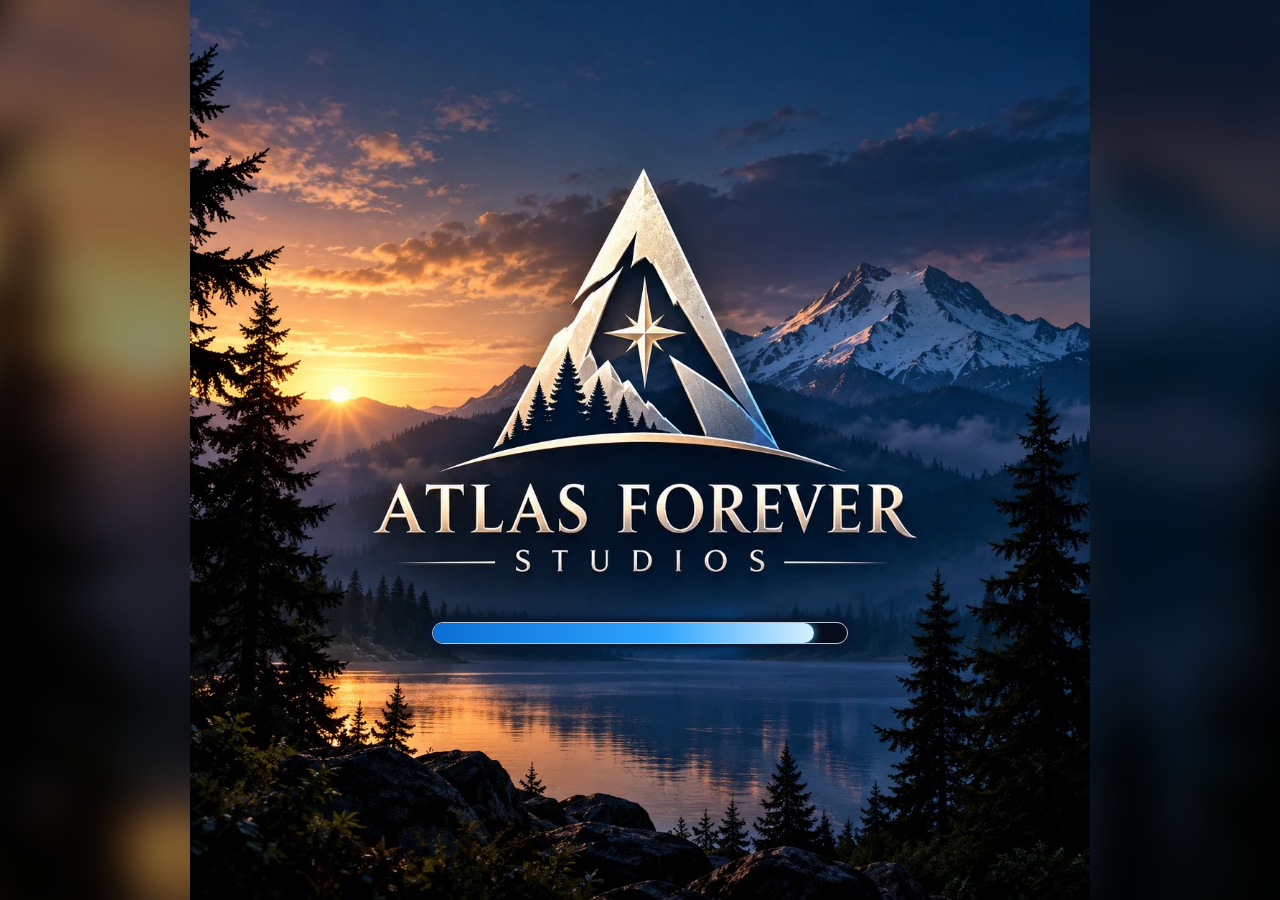
<file: index.html>
<!doctype html>
<html lang="en">
<head>
  <meta charset="utf-8">
  <meta name="viewport" content="width=device-width, initial-scale=1, viewport-fit=cover, user-scalable=no">
  <meta name="theme-color" content="#0b1020">
  <title>World Boss</title>
  <link rel="stylesheet" href="css/theme.css">
  <link rel="stylesheet" href="css/app.css">
</head>
<body>
  <div id="studio-splash" aria-label="Atlas Forever Studios"><img class="bg" src="art/atlas-startup.webp" alt=""><div class="fgbox"><img class="fg" src="art/atlas-startup.webp" alt="Atlas Forever Studios"><div class="sbar"><i></i></div></div></div>
  <div id="app">
    <header id="top"></header>
    <main id="screen"></main>
    <nav id="nav"></nav>
  </div>
  <div id="sheet-root"></div>
  <div id="toast" role="status" aria-live="polite"></div>
  <script type="module" src="js/main.js"></script>
</body>
</html>
</file>
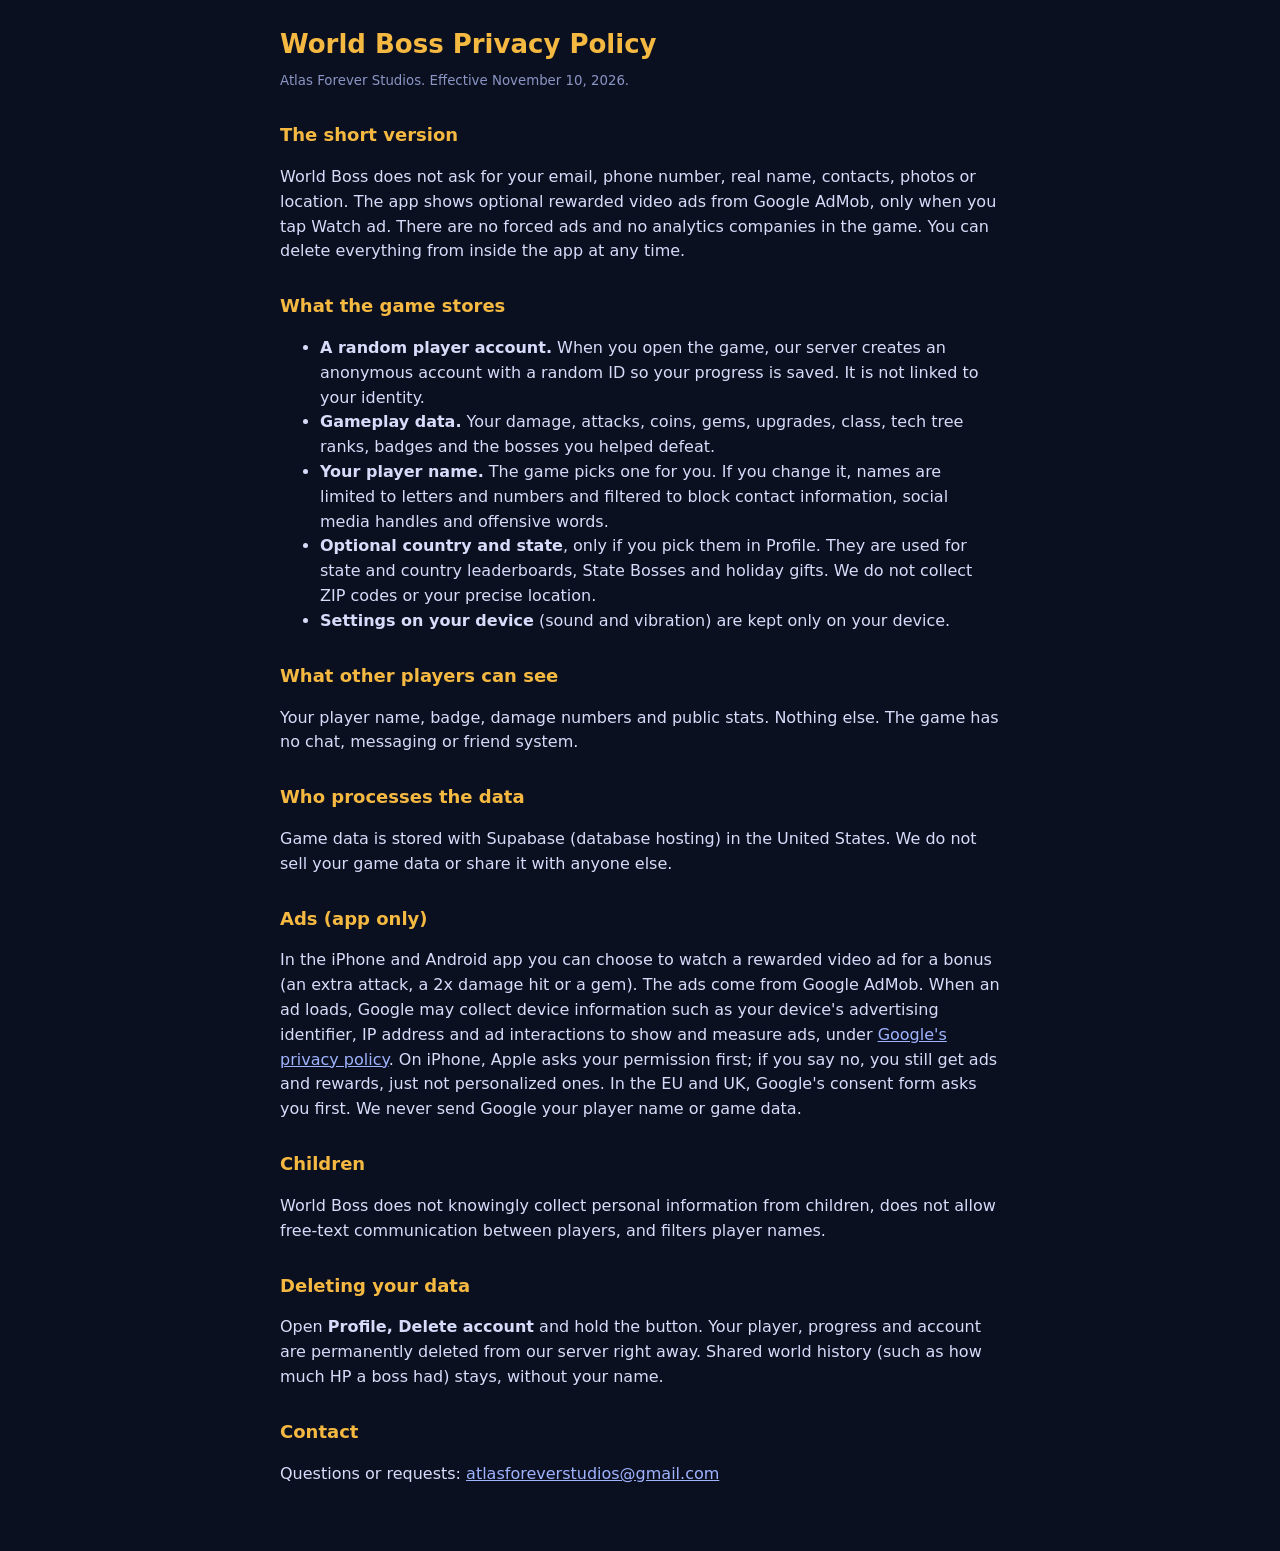
<file: privacy.html>
<!doctype html>
<html lang="en"><head><meta charset="utf-8"><meta name="viewport" content="width=device-width, initial-scale=1">
<title>World Boss Privacy Policy</title>
<style>
:root{--bg:#0b1020;--fg:#e8ecff;--mut:#8a95c4;--gold:#f5b942}
body{margin:0;background:var(--bg);color:var(--fg);font:16px/1.55 system-ui,-apple-system,"Segoe UI",Roboto,sans-serif}
main{max-width:720px;margin:0 auto;padding:24px 16px 48px}
h1{color:var(--gold);font-size:26px;margin:0 0 4px} h2{color:var(--gold);font-size:18px;margin:28px 0 6px}
p,li{color:#d6dcfa} small{color:var(--mut)} a{color:#9fb3ff}
</style></head><body><main>
<h1>World Boss Privacy Policy</h1>
<small>Atlas Forever Studios. Effective November 10, 2026.</small>

<h2>The short version</h2>
<p>World Boss does not ask for your email, phone number, real name, contacts, photos or location. The app shows optional rewarded video ads from Google AdMob, only when you tap Watch ad. There are no forced ads and no analytics companies in the game. You can delete everything from inside the app at any time.</p>

<h2>What the game stores</h2>
<ul>
<li><b>A random player account.</b> When you open the game, our server creates an anonymous account with a random ID so your progress is saved. It is not linked to your identity.</li>
<li><b>Gameplay data.</b> Your damage, attacks, coins, gems, upgrades, class, tech tree ranks, badges and the bosses you helped defeat.</li>
<li><b>Your player name.</b> The game picks one for you. If you change it, names are limited to letters and numbers and filtered to block contact information, social media handles and offensive words.</li>
<li><b>Optional country and state</b>, only if you pick them in Profile. They are used for state and country leaderboards, State Bosses and holiday gifts. We do not collect ZIP codes or your precise location.</li>
<li><b>Settings on your device</b> (sound and vibration) are kept only on your device.</li>
</ul>

<h2>What other players can see</h2>
<p>Your player name, badge, damage numbers and public stats. Nothing else. The game has no chat, messaging or friend system.</p>

<h2>Who processes the data</h2>
<p>Game data is stored with Supabase (database hosting) in the United States. We do not sell your game data or share it with anyone else.</p>

<h2>Ads (app only)</h2>
<p>In the iPhone and Android app you can choose to watch a rewarded video ad for a bonus (an extra attack, a 2x damage hit or a gem). The ads come from Google AdMob. When an ad loads, Google may collect device information such as your device's advertising identifier, IP address and ad interactions to show and measure ads, under <a href="https://policies.google.com/technologies/partner-sites">Google's privacy policy</a>. On iPhone, Apple asks your permission first; if you say no, you still get ads and rewards, just not personalized ones. In the EU and UK, Google's consent form asks you first. We never send Google your player name or game data.</p>

<h2>Children</h2>
<p>World Boss does not knowingly collect personal information from children, does not allow free-text communication between players, and filters player names.</p>

<h2>Deleting your data</h2>
<p>Open <b>Profile, Delete account</b> and hold the button. Your player, progress and account are permanently deleted from our server right away. Shared world history (such as how much HP a boss had) stays, without your name.</p>

<h2>Contact</h2>
<p>Questions or requests: <a href="mailto:atlasforeverstudios@gmail.com">atlasforeverstudios@gmail.com</a></p>
</main></body></html>
</file>
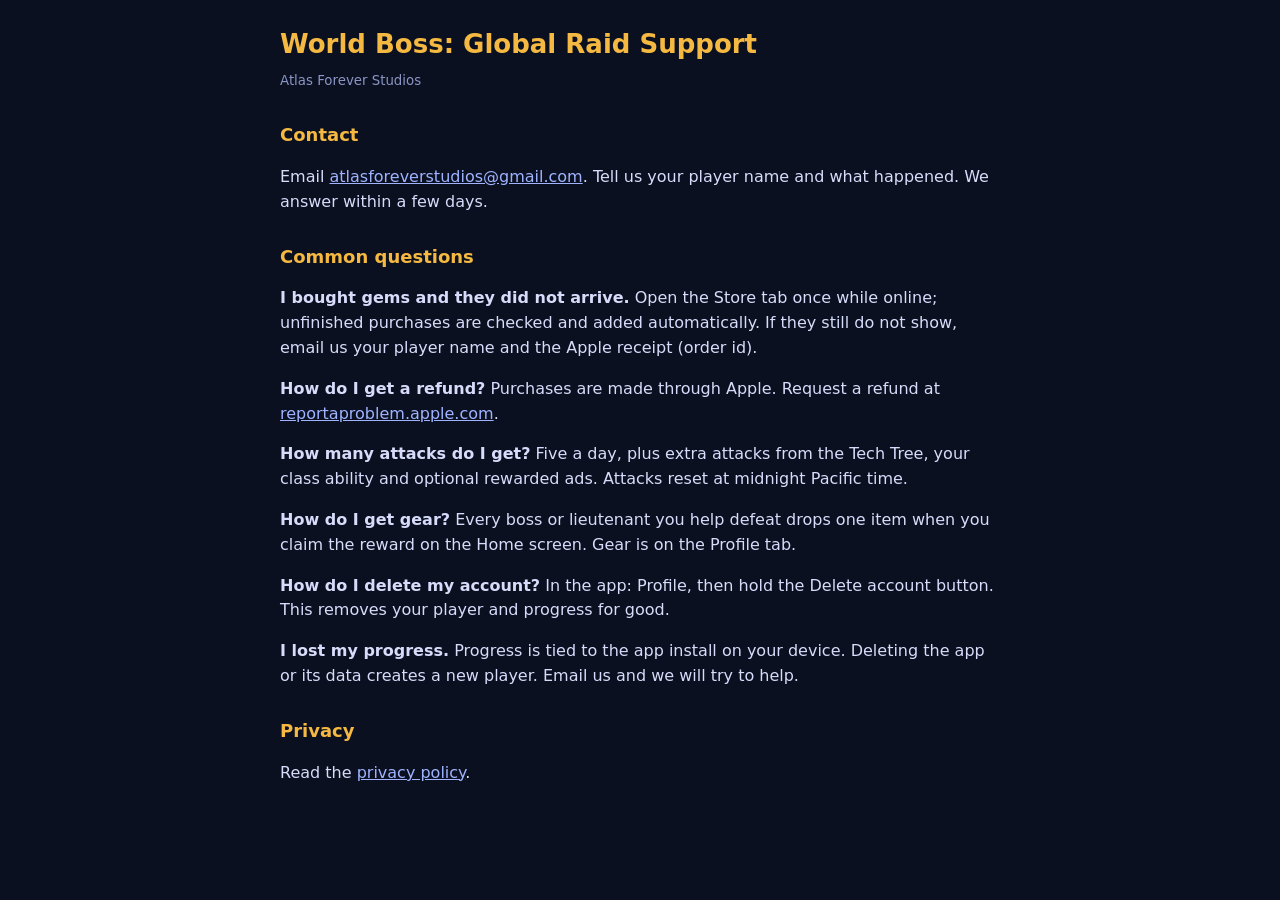
<file: support.html>
<!doctype html><html lang="en"><head><meta charset="utf-8"><meta name="viewport" content="width=device-width,initial-scale=1"><title>World Boss Support</title>
<style>
:root{--bg:#0b1020;--fg:#e8ecff;--mut:#8a95c4;--gold:#f5b942}
body{margin:0;background:var(--bg);color:var(--fg);font:16px/1.55 system-ui,-apple-system,"Segoe UI",Roboto,sans-serif}
main{max-width:720px;margin:0 auto;padding:24px 16px 48px}
h1{color:var(--gold);font-size:26px;margin:0 0 4px} h2{color:var(--gold);font-size:18px;margin:28px 0 6px}
p,li{color:#d6dcfa} small{color:var(--mut)} a{color:#9fb3ff}
</style></head><body><main>
<h1>World Boss: Global Raid Support</h1>
<small>Atlas Forever Studios</small>

<h2>Contact</h2>
<p>Email <a href="mailto:atlasforeverstudios@gmail.com">atlasforeverstudios@gmail.com</a>. Tell us your player name and what happened. We answer within a few days.</p>

<h2>Common questions</h2>
<p><b>I bought gems and they did not arrive.</b> Open the Store tab once while online; unfinished purchases are checked and added automatically. If they still do not show, email us your player name and the Apple receipt (order id).</p>
<p><b>How do I get a refund?</b> Purchases are made through Apple. Request a refund at <a href="https://reportaproblem.apple.com">reportaproblem.apple.com</a>.</p>
<p><b>How many attacks do I get?</b> Five a day, plus extra attacks from the Tech Tree, your class ability and optional rewarded ads. Attacks reset at midnight Pacific time.</p>
<p><b>How do I get gear?</b> Every boss or lieutenant you help defeat drops one item when you claim the reward on the Home screen. Gear is on the Profile tab.</p>
<p><b>How do I delete my account?</b> In the app: Profile, then hold the Delete account button. This removes your player and progress for good.</p>
<p><b>I lost my progress.</b> Progress is tied to the app install on your device. Deleting the app or its data creates a new player. Email us and we will try to help.</p>

<h2>Privacy</h2>
<p>Read the <a href="privacy.html">privacy policy</a>.</p>
</main></body></html>
</file>
<file: css/theme.css>
:root {
  --bg: #0b1020;
  --bg2: #0f1730;
  --panel: #121a33;
  --panel2: #18224a;
  --edge: #2a3763;
  --text: #e8ecff;
  --muted: #8a95c4;
  --gold: #f5b942;
  --ember: #ff6a3d;
  --hp: #d8322e;
  --hp2: #ff7a59;
  --ok: #3ddc84;
  --blue: #2f7bff;
  --gray: #5b6488;
  --radius: 14px;
  --safe-top: env(safe-area-inset-top, 0px);
  --safe-bottom: env(safe-area-inset-bottom, 0px);
  --font: system-ui, -apple-system, "Segoe UI", Roboto, sans-serif;
  --font-title: Georgia, "Times New Roman", serif;
}
* { box-sizing: border-box; -webkit-tap-highlight-color: transparent; }
html, body { margin: 0; height: 100%; background: var(--bg); color: var(--text); font-family: var(--font); overscroll-behavior: none; }
button { font: inherit; color: inherit; }
</file>
<file: css/app.css>
#app { height: 100dvh; display: grid; grid-template-rows: auto minmax(0, 1fr) auto; max-width: 560px; margin: 0 auto;
  padding-top: var(--safe-top); background: radial-gradient(120% 60% at 50% 0%, #1a2350 0%, var(--bg) 60%); }

/* header */
#top { display: flex; align-items: center; gap: 8px; padding: 8px 12px; }
#top .who { flex: 1; min-width: 0; }
#top .who b { display: block; font-size: 14px; white-space: nowrap; overflow: hidden; text-overflow: ellipsis; }
#top .who small { color: var(--muted); font-size: 11px; }
.pill { display: flex; align-items: center; gap: 6px; background: var(--panel); border: 1px solid var(--edge); border-radius: 999px; padding: 5px 12px; font-weight: 700; font-size: 14px; font-variant-numeric: tabular-nums; }
.pill i { width: 12px; height: 12px; border-radius: 50%; display: inline-block; }
.pill .coin { background: radial-gradient(circle at 35% 30%, #ffe08a, #d89a13); }
.pill .gem { background: linear-gradient(135deg, #c28bff, #6a3bd1); border-radius: 3px; transform: rotate(45deg) scale(.85); }

/* nav */
#nav { display: grid; grid-template-columns: repeat(5, 1fr); background: #0a0f22; border-top: 1px solid var(--edge); padding-bottom: var(--safe-bottom); }
#nav button { background: none; border: 0; padding: 9px 2px 8px; color: var(--muted); font-size: 11px; display: grid; gap: 2px; justify-items: center; }
#nav button svg { width: 22px; height: 22px; stroke: currentColor; fill: none; stroke-width: 1.8; stroke-linecap: round; stroke-linejoin: round; }
#nav button.on { color: var(--gold); }

#screen { min-height: 0; position: relative; }
.scroll { height: 100%; overflow-y: auto; padding: 4px 12px 16px; }

/* HOME: never scrolls */
.home { height: 100%; display: grid; grid-template-rows: auto minmax(0, 1fr) auto minmax(56px, .42fr) auto; gap: 8px; padding: 0 12px 8px; }
.boss-head { display: flex; justify-content: space-between; align-items: end; gap: 8px; }
.boss-head h1 { margin: 0; font: 700 21px var(--font-title); color: #ff9d73; text-shadow: 0 2px 8px #000a; line-height: 1.1; }
.boss-head small { color: var(--muted); font-size: 12px; display: block; }
.timer { background: var(--panel); border: 1px solid var(--edge); border-radius: 8px; padding: 5px 9px; font-size: 13px; font-weight: 700; color: var(--gold); font-variant-numeric: tabular-nums; white-space: nowrap; }
.claim { background: linear-gradient(180deg, #2c8a55, #1f6b41); border: 1px solid #55e08f55; border-radius: 10px; padding: 6px 10px; font-weight: 700; font-size: 13px; }

.stage { position: relative; min-height: 0; border-radius: var(--radius); border: 1px solid var(--edge); overflow: hidden; background: radial-gradient(70% 70% at 50% 55%, #3a1a22 0%, #170d1a 70%); display: grid; grid-template-rows: minmax(0, 1fr) auto; }
.art { position: relative; min-height: 0; display: grid; place-items: center; overflow: hidden; }
.rig { position: absolute; inset: 6px 6px 0; transform-origin: 50% 95%; }
.sway { position: absolute; inset: 0; display: grid; place-items: center; transform-origin: 50% 95%; }
.sway { animation: sway 4.2s ease-in-out infinite; }
.art img { position: absolute; inset: 0; width: 100%; height: 100%; object-fit: contain; object-position: 50% 100%; }
.art .ph { height: 100%; max-width: 100%; }
.art img[src*="pixel"] { image-rendering: pixelated; }
@keyframes sway { 0%,100% { transform: rotate(-1.6deg) translateY(0) scale(1); } 25% { transform: rotate(0deg) translateY(-1.2%) scale(1.02); }
  50% { transform: rotate(1.6deg) translateY(0) scale(1); } 75% { transform: rotate(0deg) translateY(-1.2%) scale(1.02); } }
.fx { position: absolute; pointer-events: none; z-index: 2; width: 90px; height: 90px; margin: -45px 0 0 -45px; }
.fx-slash { background: linear-gradient(135deg, transparent 44%, #fff 49%, #ffe7a8 51%, transparent 56%); animation: fxslash .35s ease-out forwards; }
@keyframes fxslash { from { clip-path: inset(0 100% 100% 0); opacity: 1; } 60% { clip-path: inset(0 0 0 0); opacity: 1; } to { opacity: 0; } }
.fx-arrow::before { content: ""; position: absolute; left: 0; top: 43px; width: 70px; height: 4px; background: #d9b27a; border-radius: 2px; }
.fx-arrow::after { content: ""; position: absolute; left: 66px; top: 37px; border: 8px solid transparent; border-left: 14px solid #dfe6ee; }
.fx-arrow { animation: fxarrow .5s ease-out forwards; }
@keyframes fxarrow { from { transform: translateX(-160px) rotate(-8deg); opacity: 1; } 35% { transform: translateX(0) rotate(0); opacity: 1; } 80% { opacity: 1; } to { opacity: 0; } }
.fx-bonk { display: grid; place-items: center; animation: fxbonk .6s ease-out forwards; }
.fx-bonk::before { content: ""; position: absolute; inset: 10px; background: radial-gradient(circle, #fff6 0 20%, transparent 21%),
  conic-gradient(from 0deg, #ffd36b 0 10%, transparent 10% 20%, #ffd36b 20% 30%, transparent 30% 40%, #ffd36b 40% 50%, transparent 50% 60%, #ffd36b 60% 70%, transparent 70% 80%, #ffd36b 80% 90%, transparent 90%);
  border-radius: 50%; mask: radial-gradient(circle, #000 55%, transparent 56%); }
.fx-bonk span { position: relative; font: 900 20px var(--font); color: #fff; text-shadow: 0 2px 0 #7a2f08, 0 0 8px #ff6a3d; transform: rotate(-12deg); }
@keyframes fxbonk { from { transform: scale(.3) rotate(0); opacity: 1; } 40% { transform: scale(1.1) rotate(25deg); opacity: 1; } to { transform: scale(1.3) rotate(40deg); opacity: 0; } }
.fx-magic { border-radius: 50%; border: 4px solid #9fd0ff; box-shadow: 0 0 18px #4aa8ff, inset 0 0 18px #4aa8ff; animation: fxmagic .55s ease-out forwards; }
@keyframes fxmagic { from { transform: scale(.2); opacity: 1; } to { transform: scale(1.6); opacity: 0; } }
.art .ph { aspect-ratio: 1; display: grid; place-items: center; font: 700 clamp(40px, 16vw, 90px) var(--font-title); color: #ffffff22; border-radius: 50%; background: radial-gradient(circle, #5a2a3a, #1a0e1c 70%); }
.art.dead .rig { animation: die .7s ease-in forwards; }
@keyframes die { to { transform: scale(.7) translateY(8%); filter: brightness(3) blur(6px); opacity: 0; } }
.float { position: absolute; font: 800 26px var(--font); color: #fff; text-shadow: 0 2px 0 #000, 0 0 10px #ff6a3d; pointer-events: none; animation: rise .9s ease-out forwards; }
@keyframes rise { from { transform: translateY(0) scale(.8); opacity: 1; } to { transform: translateY(-70px) scale(1.15); opacity: 0; } }

.hp { position: relative; height: 22px; margin: 6px 8px 8px; background: #200a0e; border: 1px solid #5a1d22; border-radius: 6px; overflow: hidden; }
.hp > b { position: absolute; inset: 0 auto 0 0; background: linear-gradient(180deg, var(--hp2), var(--hp)); transition: width .5s ease; }
.hp > span { position: absolute; inset: 0; display: grid; place-items: center; font-size: 12px; font-weight: 800; text-shadow: 0 1px 2px #000; font-variant-numeric: tabular-nums; }

.actions { display: grid; grid-template-columns: 1fr 1.25fr 1fr; gap: 8px; align-items: stretch; }
.left { background: var(--panel); border: 1px solid var(--edge); border-radius: 12px; padding: 8px 10px; display: grid; align-content: center; }
.left small { color: var(--muted); font-size: 11px; }
.left b { font-size: 20px; font-variant-numeric: tabular-nums; }
.attack { border: 0; border-radius: 14px; font: 800 22px var(--font-title); letter-spacing: .06em; padding: 14px 6px; color: #2a0f00; background: linear-gradient(180deg, #ffd36b, #f08a1e 60%, #d4560f); box-shadow: 0 4px 0 #7a2f08, 0 8px 18px #ff6a3d44; }
.attack:active { transform: translateY(3px); box-shadow: 0 1px 0 #7a2f08; }
.attack:disabled { filter: grayscale(.9) brightness(.6); box-shadow: none; }
.ad { background: var(--panel); border: 1px dashed var(--edge); border-radius: 12px; padding: 6px 8px; color: var(--muted); font-size: 11px; text-align: center; display: grid; align-content: center; gap: 2px; }
.ad b { color: #aeb8e6; font-size: 12px; }

.feed { background: var(--panel); border: 1px solid var(--edge); border-radius: 12px; padding: 4px 10px; overflow: hidden; display: grid; align-content: start; }
.feed .row { display: flex; justify-content: space-between; gap: 8px; font-size: 12px; padding: 2px 0; border-bottom: 1px solid #ffffff08; font-variant-numeric: tabular-nums; }
.feed .row:last-child { border: 0; }
.feed .row span:first-child { color: #b9c3f0; overflow: hidden; text-overflow: ellipsis; white-space: nowrap; }
.feed .row em { font-style: normal; color: var(--gold); font-weight: 700; }
.feed .row.kill em::after { content: " KILL"; color: var(--hp2); }
.feed .row small { color: var(--muted); margin-left: 8px; }
.feed .empty { color: var(--muted); font-size: 12px; align-self: center; text-align: center; }

.tiles { display: grid; grid-template-columns: repeat(3, 1fr); gap: 6px; }
.tile { background: var(--panel); border: 1px solid var(--edge); border-radius: 12px; padding: 7px 6px 6px; display: grid; gap: 3px; text-align: center; min-width: 0; }
.tile .nm { font-size: 11px; font-weight: 700; line-height: 1.1; min-height: 24px; display: grid; place-items: center; }
.tile .rk { font-size: 11px; color: var(--muted); }
.tile button.buy { border: 0; border-radius: 8px; padding: 6px 2px; font-weight: 800; font-size: 12px; background: linear-gradient(180deg, #3ddc84, #1f9a58); color: #04210f; }
.tile button.buy:disabled { background: #2a3260; color: #7580ad; }
.tile.locked { opacity: .55; }
.tile.locked button.buy { background: #232a52; color: #7580ad; }

/* generic cards, lists */
.card { background: var(--panel); border: 1px solid var(--edge); border-radius: var(--radius); padding: 12px; margin: 8px 0; }
.card h2 { margin: 0 0 8px; font: 700 16px var(--font-title); color: var(--gold); }
.kv { display: flex; justify-content: space-between; padding: 5px 0; border-bottom: 1px solid #ffffff0d; font-size: 14px; font-variant-numeric: tabular-nums; }
.kv:last-child { border: 0; }
.kv span:first-child { color: var(--muted); }
.badges { display: flex; flex-wrap: wrap; gap: 6px; }
.badge { background: linear-gradient(180deg, #5a4313, #2e2207); border: 1px solid var(--gold); color: var(--gold); border-radius: 8px; padding: 4px 8px; font-size: 12px; font-weight: 700; }
.seg { display: grid; grid-auto-flow: column; background: var(--panel); border: 1px solid var(--edge); border-radius: 10px; padding: 3px; gap: 3px; margin: 6px 0; }
.seg button { background: none; border: 0; border-radius: 8px; padding: 7px 4px; font-size: 13px; color: var(--muted); font-weight: 700; }
.seg button.on { background: #2b3a78; color: #fff; }
.lb .row { display: grid; grid-template-columns: 34px 1fr auto; gap: 8px; padding: 8px 4px; border-bottom: 1px solid #ffffff0d; font-size: 14px; font-variant-numeric: tabular-nums; }
.lb .row.me { background: #2b3a7833; border-radius: 8px; }
.lb .row .n { color: var(--muted); }
.lb .row .nm { overflow: hidden; text-overflow: ellipsis; white-space: nowrap; }
.lb .row .d { color: var(--gold); font-weight: 700; }
.lb .empty { color: var(--muted); padding: 18px 6px; text-align: center; font-size: 14px; }
.field { display: grid; gap: 4px; margin: 10px 0; font-size: 13px; color: var(--muted); }
.field input, .field select { background: #0c1330; border: 1px solid var(--edge); border-radius: 10px; padding: 10px; color: var(--text); font: inherit; font-size: 16px; }
.btn { border: 0; border-radius: 10px; padding: 10px 14px; font-weight: 800; background: linear-gradient(180deg, #4d86ff, #2f5fd0); color: #fff; }
.btn.gold { background: linear-gradient(180deg, #ffd36b, #e0821a); color: #2a0f00; }
.btn:disabled { background: #2a3260; color: #7580ad; }
.soon { display: grid; place-items: center; height: 100%; text-align: center; color: var(--muted); padding: 24px; }
.soon h2 { font: 700 22px var(--font-title); color: var(--gold); margin: 0 0 8px; }
.hist { display: grid; grid-template-columns: 1fr auto; gap: 2px 8px; padding: 8px 0; border-bottom: 1px solid #ffffff0d; font-size: 13px; }
.hist small { color: var(--muted); grid-column: 1 / -1; }
.ok { color: var(--ok); font-weight: 700; } .bad { color: var(--hp2); font-weight: 700; }

/* sheet */
#sheet-root { position: fixed; inset: 0; pointer-events: none; z-index: 20; }
.scrim { position: absolute; inset: 0; background: #0008; opacity: 0; transition: opacity .2s; pointer-events: auto; }
.sheet { position: absolute; left: 0; right: 0; bottom: 0; max-width: 560px; margin: 0 auto; background: var(--panel2); border: 1px solid var(--edge); border-radius: 18px 18px 0 0; padding: 16px 16px calc(16px + var(--safe-bottom)); transform: translateY(100%); transition: transform .22s ease; pointer-events: auto; }
.sheet.open { transform: none; } .scrim.open { opacity: 1; }
.sheet h3 { margin: 0 0 4px; font: 700 18px var(--font-title); color: var(--gold); }
.sheet p { color: var(--muted); font-size: 14px; margin: 4px 0 12px; }

#toast { position: fixed; left: 50%; bottom: calc(76px + var(--safe-bottom)); transform: translate(-50%, 20px); background: #1d2757; border: 1px solid var(--edge); border-radius: 10px; padding: 9px 14px; font-size: 14px; opacity: 0; transition: .2s; pointer-events: none; z-index: 30; max-width: 90vw; }
#toast.show { opacity: 1; transform: translate(-50%, 0); }

@media (max-height: 700px) { .boss-head h1 { font-size: 18px; } .tile .nm { min-height: 0; } .tile .rk { display: none; } .attack { padding: 10px 6px; font-size: 19px; } }
@media (prefers-reduced-motion: reduce) { .sway { animation: none !important; } .fx { display: none; } .float { animation-duration: .01s; } }

.chips { display: flex; gap: 6px; flex-wrap: wrap; margin-top: -2px; }
.chip { background: var(--panel); border: 1px solid var(--edge); border-radius: 999px; padding: 3px 10px; font-size: 11px; font-weight: 700; color: #b9c3f0; }
.chip.gold { color: var(--gold); border-color: #f5b94255; }
.guide { position: absolute; left: 8px; right: 8px; top: 8px; z-index: 3; display: flex; align-items: center; gap: 8px; justify-content: space-between;
  background: #101a3ee6; border: 1px solid var(--gold); border-radius: 12px; padding: 9px 12px; font-size: 13px; font-weight: 600; box-shadow: 0 6px 18px #0008; }
.guide .btn { padding: 7px 12px; flex: none; }
.pulse { animation: pulse 1.2s ease-in-out infinite; }
@keyframes pulse { 0%,100% { box-shadow: 0 0 0 0 #f5b94200; } 50% { box-shadow: 0 0 0 4px #f5b942aa; } }

.tag { display: inline-flex; align-items: center; gap: 5px; min-width: 0; }
.tagname { overflow: hidden; text-overflow: ellipsis; white-space: nowrap; font-weight: 600; }
.bdg { flex: none; font: 800 9px var(--font); letter-spacing: .04em; padding: 2px 5px; border-radius: 4px; border: 1px solid; line-height: 1.2; }
.bdg-b10 { color: #d6a46c; border-color: #8a5a2b; background: #2a1a0c; }
.bdg-b25 { color: #d9e0ea; border-color: #7b8594; background: #1e232b; }
.bdg-b50 { color: #ffd36b; border-color: #a07a17; background: #2e2207; }
.bdg-b100 { color: #8fe3ff; border-color: #2d7f9a; background: #0b2430; }
.bdg-b250 { color: #c7a3ff; border-color: #6b45b5; background: #1e1236; }
.bdg-b500 { color: #ff8f8f; border-color: #a32b2b; background: #2e0b0b; }
.bdg-b1000 { color: #fff; border-color: #ffd36b; background: linear-gradient(90deg, #6b1020, #8a6410); }
.bdg-slayer { color: #ffe1d6; border-color: #ff6a3d; background: #3a1208; }
.feed .row { cursor: pointer; }
.lb .row { cursor: pointer; }
.cardhead { display: grid; gap: 2px; margin-bottom: 8px; font-size: 18px; }
.cardhead small { color: var(--muted); font-size: 12px; }
.picker { display: flex; flex-wrap: wrap; gap: 6px; }
.pick { background: var(--panel2); border: 1px solid var(--edge); border-radius: 999px; padding: 6px 10px; font-size: 12px; font-weight: 700; color: var(--muted); display: inline-flex; align-items: center; }
.pick.on { border-color: var(--blue); background: #16306a; color: #fff; }

#studio-splash { position: fixed; inset: 0; z-index: 100; background: #0b1020; display: grid; place-items: center; transition: opacity .55s ease; }
#studio-splash { overflow: hidden; }
#studio-splash img { position: absolute; inset: 0; width: 100%; height: 100%; }
#studio-splash img.bg { object-fit: cover; filter: blur(18px) brightness(.55); transform: scale(1.15); }
#studio-splash img.fg { object-fit: contain; }
#studio-splash.done { opacity: 0; pointer-events: none; }

/* ================================================================ Phase 3: arena, rig, classes, live tiles */
.home { grid-template-rows: none; grid-template-areas: "head" "stage" "chips" "stats" "actions" "guide" "feed" "tiles";
  grid-template-rows: auto minmax(0, 1fr) auto auto auto auto minmax(52px, .36fr) auto; gap: 7px; }
.home > .boss-head { grid-area: head; } .home > .stage { grid-area: stage; } .home > .chips { grid-area: chips; }
.home > .stats { grid-area: stats; } .home > .actions { grid-area: actions; } .home > .guide { grid-area: guide; }
.home > .feed { grid-area: feed; } .home > .tiles { grid-area: tiles; }

/* arena: type-colored light behind the boss, a lit floor, drifting embers */
.stage { --glow: #ff6a2b; --glow2: #ff2f1f; isolation: isolate;
  background: radial-gradient(55% 45% at 50% 62%, color-mix(in srgb, var(--glow) 34%, transparent) 0%, transparent 72%),
              linear-gradient(180deg, #120a18 0%, #1b0f1f 55%, #2a1418 78%, #120a10 100%); }
.stage[data-type="beast"] { --glow: #6fe07a; --glow2: #1f9e44; }
.stage[data-type="humanoid"] { --glow: #ff5468; --glow2: #b0142f; }
.stage[data-type="flying"] { --glow: #63ccff; --glow2: #2b6dff; }
.stage[data-type="magical"] { --glow: #c08bff; --glow2: #7b3dff; }
.stage::before { content: ""; position: absolute; left: -10%; right: -10%; bottom: 22px; height: 30%; z-index: 0; pointer-events: none;
  background: radial-gradient(50% 60% at 50% 100%, color-mix(in srgb, var(--glow) 30%, transparent), transparent 70%); }
.stage .aura { position: absolute; inset: 8% 14% 18%; z-index: 0; border-radius: 50%; pointer-events: none;
  background: radial-gradient(closest-side, color-mix(in srgb, var(--glow) 55%, transparent), transparent);
  opacity: .32; filter: blur(8px); animation: aura 3.4s ease-in-out infinite; }
@keyframes aura { 50% { opacity: .52; transform: scale(1.07); } }
.stage.roar .aura { animation: roarflare 1s ease-out; }
@keyframes roarflare { 30% { opacity: 1; transform: scale(1.35); } }
.embers { position: absolute; inset: 0; z-index: 1; pointer-events: none; overflow: hidden; }
.embers i { position: absolute; bottom: 18px; left: var(--x); width: 4px; height: 4px; border-radius: 50%;
  background: var(--glow); box-shadow: 0 0 6px var(--glow), 0 0 12px var(--glow2); opacity: 0;
  animation: ember var(--t) linear var(--d) infinite; }
@keyframes ember { 0% { transform: translate(0, 0) scale(1); opacity: 0; } 12% { opacity: .95; }
  100% { transform: translate(var(--dx), -320px) scale(.3); opacity: 0; } }
.stage > .art { z-index: 2; }
.stage > .hp { z-index: 3; }
.stage > .claim { z-index: 4; position: absolute; top: 8px; right: 8px; }

/* boss rig: legs planted, torso breathes and leans on separate clocks */
.rig { position: absolute; inset: 3% 2% 0; transform-origin: 50% 100%; }
.rig .shadow { position: absolute; left: 20%; right: 20%; bottom: 1%; height: 8%; border-radius: 50%;
  background: radial-gradient(closest-side, #000d, transparent); animation: shadow 3.2s ease-in-out infinite; }
@keyframes shadow { 50% { transform: scaleX(.9); opacity: .7; } }
.bob { position: absolute; inset: 0 0 3% 0; transform-origin: 50% 100%; animation: bob 6.6s ease-in-out infinite;
  filter: drop-shadow(0 0 10px color-mix(in srgb, var(--glow) 60%, transparent)) brightness(1.12) contrast(1.06) saturate(1.1); }
@keyframes bob { 0%, 100% { transform: translateY(0) rotate(-.7deg); } 50% { transform: translateY(-1.4%) rotate(.7deg); } }
.legs, .torso { position: absolute; inset: 0; }
.legs { -webkit-mask-image: linear-gradient(transparent 0 46%, #000 56%); mask-image: linear-gradient(transparent 0 46%, #000 56%); }
.torso { -webkit-mask-image: linear-gradient(#000 0 56%, transparent 66%); mask-image: linear-gradient(#000 0 56%, transparent 66%);
  transform-origin: 50% 60%; animation: breathe 3.2s ease-in-out infinite, lean 7.9s ease-in-out infinite; }
@keyframes breathe { 0%, 100% { scale: 1 1; } 50% { scale: 1.018 1.04; } }
@keyframes lean { 0%, 100% { rotate: -1.4deg; translate: 0 0; } 50% { rotate: 1.6deg; translate: 0 -.6%; } }
.rig img { position: absolute; inset: 0; width: 100%; height: 100%; object-fit: contain; object-position: 50% 100%; user-select: none; }
.bob .ph { position: absolute; inset: 10% 22% 6%; }
.ring { position: absolute; left: 50%; bottom: 6%; width: 40%; aspect-ratio: 3 / 1; margin-left: -20%; border-radius: 50%; z-index: 3;
  border: 3px solid var(--glow); box-shadow: 0 0 14px var(--glow); pointer-events: none; animation: ring .8s ease-out forwards; }
@keyframes ring { from { transform: scale(.4); opacity: 1; } to { transform: scale(2.4); opacity: 0; } }
.fx.big { transform: scale(1.5); }
.art.dead .rig { animation: die .7s ease-in forwards; }
@media (prefers-reduced-motion: reduce) { .bob, .torso, .aura, .embers i, .rig .shadow { animation: none !important; } }

/* damage numbers */
.float { z-index: 5; }
.float.crit { font-size: 32px; color: #ffd36b; text-shadow: 0 2px 0 #5a2a00, 0 0 14px #ffb020; }
.float.kill { font-size: 36px; color: #fff3c4; text-shadow: 0 2px 0 #5a2a00, 0 0 18px #ff6a3d; }
.float.dbl { font-size: 14px; color: #9fd0ff; text-shadow: 0 1px 0 #000, 0 0 8px #2f7bff; }
.float.gem { font-size: 18px; color: #d9b8ff; text-shadow: 0 1px 0 #000, 0 0 10px #8a4dff; }

/* chips and stat strip */
.chip.type { color: #fff; border-color: color-mix(in srgb, var(--glow, #ff6a2b) 50%, var(--edge)); }
.chip.match { color: #8ff0a8; border-color: #3ddc8466; }
.stats { display: flex; gap: 10px; flex-wrap: wrap; font-size: 11px; color: var(--muted); margin-top: -2px; font-variant-numeric: tabular-nums; }
.stats b { color: var(--text); font-weight: 800; }

/* right action column: daily ability + ad */
.actions .side { display: grid; gap: 6px; }
.ability { border: 1px solid var(--edge); border-radius: 12px; padding: 6px 8px; background: var(--panel); color: var(--muted);
  font-size: 11px; display: grid; justify-items: center; align-content: center; gap: 1px; text-align: center; }
.ability b { color: #dfe5ff; font-size: 12px; }
.ability.ready { border-color: var(--gold); background: linear-gradient(180deg, #3a2a08, #1d1606); color: #ffe2a0; animation: pulse 1.4s ease-in-out infinite; }
.ability.live { border-color: #ff6a3d; background: linear-gradient(180deg, #3a160a, #1d0c06); color: #ffc7ad; }
.ability.used { opacity: .7; }
.glyph { fill: none; stroke: currentColor; stroke-width: 1.9; stroke-linecap: round; stroke-linejoin: round; flex: none; }

/* guide now sits under the action row, never over the boss */
.guide { position: static; box-shadow: none; padding: 7px 10px; }

/* feed */
.feed .row .who { display: inline-flex; align-items: center; gap: 5px; min-width: 0; overflow: hidden; }
.feed .row.crit em { color: #ffd36b; }
.critmark { font-style: normal; font: 800 9px var(--font); color: #2a1600; background: #ffc83d; border-radius: 3px; padding: 1px 4px; margin-right: 6px; letter-spacing: .04em; }

/* tiles: all six live */
.tile.afford { border-color: #3ddc8455; }
.tile .rk { white-space: nowrap; overflow: hidden; text-overflow: ellipsis; }

/* class picker */
.cls-list { display: grid; gap: 8px; margin: 8px 0 12px; max-height: 62vh; overflow-y: auto; }
.cls-card { --c: #f2b84b; position: relative; display: grid; grid-template-columns: 52px 1fr; gap: 10px; align-items: center; text-align: left;
  background: linear-gradient(90deg, color-mix(in srgb, var(--c) 16%, #121a33), #121a33 70%); border: 1px solid color-mix(in srgb, var(--c) 45%, var(--edge));
  border-radius: 14px; padding: 10px; color: var(--text); }
.cls-card.on { box-shadow: 0 0 0 2px var(--c); }
.cls-warrior { --c: #f2b84b; } .cls-barbarian { --c: #ff5a43; } .cls-rogue { --c: #b07cff; } .cls-archer { --c: #5fd16a; } .cls-mage { --c: #4fa8ff; }
.cls-ico { width: 52px; height: 52px; border-radius: 12px; display: grid; place-items: center; background: #0b1020; border: 1px solid color-mix(in srgb, var(--c) 55%, transparent); }
.cls-name { font: 700 17px var(--font-title); color: var(--c); display: flex; gap: 8px; align-items: baseline; }
.cls-name small { font: 600 11px var(--font); color: var(--muted); }
.cls-pref { font-size: 12px; color: #c9d1f5; } .cls-pref em { font-style: normal; color: #8ff0a8; margin-left: 6px; font-weight: 700; }
.cls-abil { font-size: 12px; color: var(--muted); } .cls-abil b { color: #e8ecff; }
.cls-on { position: absolute; top: 8px; right: 10px; font-size: 10px; font-weight: 800; color: var(--c); }
.muted { color: var(--muted); }
#top .who .clsline { display: inline-flex; align-items: center; gap: 4px; }
@media (max-height: 700px) { .stats span:last-child { display: none; } .ability { padding: 4px 6px; } }

/* give the boss the room: compact rows around it */
[hidden] { display: none !important; }
.home { grid-template-rows: auto minmax(0, 1fr) auto auto auto auto minmax(40px, .26fr) auto; gap: 6px; }
.home > .chips { flex-wrap: nowrap; overflow: hidden; white-space: nowrap; }
.home > .stats { flex-wrap: nowrap; overflow: hidden; white-space: nowrap; gap: 9px; }
.actions { height: 84px; }
.actions .side { grid-template-rows: 1fr auto; }
.actions .ad { padding: 3px 6px; font-size: 10px; }
.actions .ad b { font-size: 11px; }
.attack { padding: 0 6px; }
.tile { padding: 5px 5px 5px; gap: 2px; }
.tile .nm { min-height: 0; }
@media (max-height: 760px) {
  .actions { height: 70px; }
  .actions .ad { display: none; }
  .actions .side { grid-template-rows: 1fr; }
  .tile .rk { display: none; }
  .home > .stats span:nth-child(n+4) { display: none; }
}
.actions > * { min-height: 0; }
.actions .side { grid-template-rows: minmax(0, 1fr) 26px; min-height: 0; }
.actions .ability { min-height: 0; overflow: hidden; }
.actions .ad { display: flex; align-items: center; justify-content: center; gap: 4px; overflow: hidden; white-space: nowrap; }
@media (max-height: 760px) { .actions .side { grid-template-rows: minmax(0, 1fr); } }

/* ================================================================ Mockup layout pass (2026-10-26) */
.ico { fill: none; stroke: currentColor; stroke-width: 1.9; stroke-linecap: round; stroke-linejoin: round; flex: none;
  filter: drop-shadow(0 0 4px color-mix(in srgb, currentColor 55%, transparent)); }
.ico-clover, .ico-burst, .ico-coin, .ico-gem, .ico-skull { fill: color-mix(in srgb, currentColor 28%, transparent); }

/* header: avatar, name, currency pills */
#top { gap: 10px; padding: 8px 12px 6px; }
.avatar { --c: #6d7fd6; position: relative; width: 44px; height: 44px; border-radius: 50%; padding: 0; flex: none; overflow: hidden;
  display: grid; place-items: center; background: radial-gradient(circle at 50% 35%, #26346e, #0b1020);
  border: 2px solid var(--c); box-shadow: 0 0 10px color-mix(in srgb, var(--c) 55%, transparent); }
.avatar img { position: absolute; inset: 0; width: 100%; height: 100%; object-fit: cover; z-index: 1; }
#top .who b { font-size: 15px; }
#top .pill { background: linear-gradient(180deg, #18224a, #0e1532); border-color: #34437c; padding: 5px 12px 5px 8px; font-size: 15px; }

/* boss title */
.boss-head { position: relative; display: flex; justify-content: center; align-items: center; }
.boss-head .titles { text-align: center; }
.boss-head h1 { font: 700 24px var(--font-title); color: #ffcf8a; text-shadow: 0 0 12px #ff4d1f88, 0 2px 0 #3a0d00; letter-spacing: .01em; }
.boss-head .bossname { display: block; font: 600 14px var(--font-title); color: #ff9d73; }
.boss-head .timer { position: absolute; right: 0; top: 50%; transform: translateY(-50%); display: grid; text-align: center; line-height: 1.1;
  padding: 4px 8px; border-color: #7a5a1e; background: #140d06cc; }
.boss-head .timer small { font-size: 9px; color: #e7c27a; font-weight: 700; }
.boss-head .timer b { font-size: 12px; color: #fff0c8; }

/* stage: painted arena (art pack) with gradient fallback */
.stage { border: 1px solid #5a2a2a; box-shadow: inset 0 0 40px #000c; }
.stage .arena { position: absolute; inset: 0; z-index: 0; background-size: cover; background-position: center bottom; opacity: .95; }
.stage[data-type="construct"] .arena { background-image: url(../assets/arenas/construct.webp); }
.stage[data-type="beast"] .arena { background-image: url(../assets/arenas/beast.webp); }
.stage[data-type="humanoid"] .arena { background-image: url(../assets/arenas/humanoid.webp); }
.stage[data-type="flying"] .arena { background-image: url(../assets/arenas/flying.webp); }
.stage[data-type="magical"] .arena { background-image: url(../assets/arenas/magical.webp); }
.stage-tags { position: absolute; left: 8px; top: 8px; z-index: 4; display: flex; gap: 5px; flex-wrap: wrap; max-width: 70%; }
.stage-tags .chip { background: #0b1020cc; backdrop-filter: blur(2px); }
.stage > .hp { position: absolute; left: 8px; right: 8px; bottom: 8px; margin: 0; height: 26px; border: 1px solid #ffb34766; border-radius: 8px; background: #1a0508e6; }
.stage > .hp > b { background: linear-gradient(180deg, #ff5a43, #c4161c 55%, #8a0d10); box-shadow: 0 0 10px #ff3b2f88; }
.stage > .hp > span { inset: 0 52px 0 0; font-size: 12px; }
.stage > .hp > em { position: absolute; right: 8px; top: 0; bottom: 0; display: grid; place-items: center; font-style: normal; font-weight: 800; font-size: 12px; text-shadow: 0 1px 2px #000; }
.stage .art { margin-bottom: 38px; }

/* action row: attacks left | ATTACK | daily ability */
.actions { grid-template-columns: 1fr 1.35fr 1fr; height: 88px; }
.actions .left { border-color: #34437c; text-align: center; justify-items: center; gap: 2px; }
.actions .left small { font-size: 11px; color: #c9d1f5; font-weight: 700; }
.left-num { display: flex; align-items: center; gap: 6px; }
.left-num b { font-size: 22px; }
.actions .left > small:last-child { font-size: 9px; color: var(--muted); font-weight: 600; }
.attack { display: grid; place-items: center; align-content: center; gap: 2px; border: 2px solid #ffcf6a; border-radius: 14px;
  font: 800 21px var(--font-title); letter-spacing: .08em; color: #fff3d6; text-shadow: 0 2px 0 #5a0b05, 0 0 10px #ff7a3d;
  background: radial-gradient(120% 90% at 50% 20%, #ff5a3d 0%, #d8221a 45%, #8f0d0d 100%);
  box-shadow: 0 0 0 1px #5a0b05, 0 0 18px #ff3b2f88, inset 0 0 12px #ffb34766; }
.attack:active { transform: scale(.97); box-shadow: 0 0 0 1px #5a0b05, 0 0 10px #ff3b2f55; }
.attack:disabled { filter: grayscale(.85) brightness(.6); }
.actions .ability { border-radius: 12px; display: grid; justify-items: center; align-content: center; gap: 3px; padding: 6px;
  background: linear-gradient(180deg, #2a1d5a, #150f33); border: 1px solid #6a4dd6; color: #d8ccff; }
.actions .ability small { font-size: 10px; font-weight: 800; color: #e9e1ff; }
.actions .ability b { font-size: 11px; padding: 3px 10px; border-radius: 7px; background: linear-gradient(180deg, #7b55ff, #5132d6); color: #fff; }
.actions .ability.ready { animation: pulse 1.4s ease-in-out infinite; border-color: var(--gold); }
.actions .ability.used b { background: #2a3260; color: #8a95c4; }
.actions .ability.live b { background: linear-gradient(180deg, #ff8a3d, #d8521a); }

/* panels */
.panel { background: linear-gradient(180deg, #121a3a, #0c1230); border: 1px solid #2c3a74; border-radius: 14px; padding: 6px 8px 8px; min-height: 0; overflow: hidden; display: grid; grid-template-rows: auto minmax(0, 1fr); }
.panel-head { display: flex; align-items: baseline; justify-content: space-between; gap: 8px; padding: 0 2px 4px; }
.panel-head b { font: 700 15px var(--font-title); color: #f2f4ff; }
.panel-head small { color: var(--muted); font-size: 11px; margin-right: auto; }
.panel-head .link { background: none; border: 0; color: #9fb3ff; font-size: 11px; font-weight: 700; display: inline-flex; gap: 4px; align-items: center; padding: 0; }
.home > .feed.panel { grid-area: feed; padding-bottom: 4px; }
.feed-rows { overflow: hidden; display: grid; align-content: start; }
.feed-rows .row { display: flex; justify-content: space-between; gap: 8px; font-size: 12px; padding: 3px 0; border-bottom: 1px solid #ffffff08; font-variant-numeric: tabular-nums; cursor: pointer; }
.feed-rows .row:last-child { border: 0; }
.feed-rows .row em { font-style: normal; color: #fff; font-weight: 700; }
.feed-rows .row.crit em { color: #ffd36b; }
.feed-rows .row.kill em::after { content: " KILL"; color: var(--hp2); }
.feed-rows .row small { color: var(--muted); margin-left: 8px; }
.feed-rows .who { display: inline-flex; align-items: center; gap: 6px; min-width: 0; overflow: hidden; }
.feed-rows .av { --c: #5b6488; width: 18px; height: 18px; border-radius: 50%; display: grid; place-items: center; flex: none;
  background: #0b1020; border: 1px solid var(--c); }
.feed-rows .empty { color: var(--muted); font-size: 12px; text-align: center; padding: 6px; }
.home > .upgrades.panel { grid-area: tiles; grid-template-rows: auto auto auto; }

/* upgrade tiles like the mockup: icon + name/level, gold cost bar */
.tiles { gap: 6px; }
.tile { background: linear-gradient(180deg, #18224a, #10183a); border: 1px solid #34437c; border-radius: 10px; padding: 5px; gap: 5px; text-align: left; }
.tile-top { display: flex; align-items: center; gap: 6px; min-width: 0; }
.tile-ico { width: 30px; height: 30px; flex: none; display: grid; place-items: center; }
.tile-txt { display: grid; min-width: 0; line-height: 1.15; }
.tile-txt .nm { font-size: 11px; font-weight: 700; white-space: nowrap; overflow: hidden; text-overflow: ellipsis; min-height: 0; display: block; }
.tile-txt .rk { font-size: 10px; color: var(--muted); display: block !important; }
.tile button.buy { display: flex; align-items: center; justify-content: center; gap: 4px; border-radius: 7px; padding: 4px 2px;
  background: linear-gradient(180deg, #3fcf6b, #1f8f45); color: #fff; font-size: 13px; text-shadow: 0 1px 0 #0a3a18; border: 1px solid #7ff0a0; }
.tile button.buy:disabled { background: linear-gradient(180deg, #2a3160, #1d234a); border-color: #3a4580; color: #8a95c4; text-shadow: none; }
.stats { display: grid; grid-template-columns: repeat(4, 1fr); gap: 4px; margin-top: 6px; padding-top: 6px; border-top: 1px solid #2c3a74; }
.stat { display: flex; align-items: center; gap: 5px; min-width: 0; }
.stat span { display: grid; line-height: 1.1; min-width: 0; }
.stat small { font-size: 9px; color: var(--muted); white-space: nowrap; overflow: hidden; text-overflow: ellipsis; }
.stat b { font-size: 13px; color: #fff; }

/* nav like the mockup */
#nav { grid-template-columns: repeat(4, 1fr); background: linear-gradient(180deg, #0f1636, #080c1e); border-top: 1px solid #2c3a74; }
#nav button { font-size: 12px; font-weight: 700; padding: 7px 2px 8px; }
#nav button.on { color: #ffd36b; background: radial-gradient(80% 90% at 50% 100%, #ffb34733, transparent 70%); }

/* rows: stage takes the slack */
.home { grid-template-areas: "head" "stage" "actions" "guide" "feed" "tiles";
  grid-template-rows: auto minmax(0, 1fr) auto auto minmax(64px, .30fr) auto; gap: 6px; }
@media (max-height: 760px) {
  .boss-head h1 { font-size: 19px; } .boss-head .bossname { font-size: 12px; }
  .actions { height: 72px; } .attack { font-size: 18px; }
  .tile-txt .rk { display: none !important; } .tile-ico { width: 24px; height: 24px; }
  .stats { display: none; }
  .home { grid-template-rows: auto minmax(0, 1fr) auto auto minmax(46px, .22fr) auto; }
}
.home { grid-template-rows: auto minmax(0, 1fr) auto auto minmax(60px, .30fr) auto; }
@media (max-height: 760px) { .home { grid-template-rows: auto minmax(0, 1fr) auto auto minmax(52px, .24fr) auto; } .actions { height: 66px; } }

/* ================================================================ Juice + color pass (2026-11-01) */
/* app backdrop: deep navy with a faint starfield and vignette */
html, body { background: #060a18; }
#app { background:
  radial-gradient(120% 55% at 50% -5%, #1d2a66 0%, transparent 60%),
  radial-gradient(1px 1px at 12% 18%, #ffffff55 50%, transparent 51%), radial-gradient(1px 1px at 72% 9%, #ffffff44 50%, transparent 51%),
  radial-gradient(1px 1px at 88% 34%, #ffffff33 50%, transparent 51%), radial-gradient(1px 1px at 33% 62%, #ffffff22 50%, transparent 51%),
  radial-gradient(1.5px 1.5px at 55% 80%, #9fb3ff33 50%, transparent 51%),
  linear-gradient(180deg, #0b1130 0%, #070b1d 100%); }

/* gold title text like the mockup */
.boss-head h1 { background: linear-gradient(180deg, #fff1c2 0%, #ffc45a 45%, #e07b1a 100%); -webkit-background-clip: text; background-clip: text;
  color: transparent; text-shadow: none; filter: drop-shadow(0 2px 0 #3a0d00) drop-shadow(0 0 10px #ff6a2b66); }
.panel-head b { background: linear-gradient(180deg, #ffffff, #c9d4ff); -webkit-background-clip: text; background-clip: text; color: transparent; }

/* panels: glowing top edge */
.panel { position: relative; box-shadow: inset 0 1px 0 #ffffff14, 0 6px 18px #0008; }
.panel::before { content: ""; position: absolute; left: 12%; right: 12%; top: 0; height: 1px; background: linear-gradient(90deg, transparent, #8fa6ff88, transparent); }

/* upgrade icon chips colored per stat */
.tile-ico { border-radius: 9px; background: radial-gradient(circle at 50% 40%, color-mix(in srgb, currentColor 30%, transparent), #0b1020 75%); }
.tile:nth-child(1) .tile-ico { color: #ffd36b; } .tile:nth-child(2) .tile-ico { color: #5fe07a; } .tile:nth-child(3) .tile-ico { color: #ffb347; }
.tile:nth-child(4) .tile-ico { color: #ffcf4a; } .tile:nth-child(5) .tile-ico { color: #7fd3ff; } .tile:nth-child(6) .tile-ico { color: #ff5a5a; }
.tile.afford { border-color: #3ddc8488; box-shadow: 0 0 10px #3ddc8422; }
.tile:active { transform: scale(.97); }

/* currency pills */
#top .pill { box-shadow: inset 0 1px 0 #ffffff12; }
#top .pill span { font-variant-numeric: tabular-nums; min-width: 2.2em; text-align: right; }
.flyer { position: fixed; left: 0; top: 0; z-index: 40; pointer-events: none; filter: drop-shadow(0 0 6px #ffcf4a); }

/* HP bar: trailing ghost + rage pulse */
.stage > .hp > .ghost { position: absolute; inset: 0 auto 0 0; background: #ffe7c4; opacity: .85; transition: width .7s ease .35s; }
.stage > .hp > b { z-index: 1; transition: width .18s ease-out; }
.stage > .hp > span, .stage > .hp > em { z-index: 2; }
.stage.enraged > .hp { animation: hppulse 1s ease-in-out infinite; }
@keyframes hppulse { 50% { box-shadow: 0 0 14px #ff3b2f; border-color: #ff6a3d; } }
.stage.enraged .bob { animation-duration: 3.3s; filter: drop-shadow(0 0 14px #ff2a1a) brightness(1.15) contrast(1.1) saturate(1.3); }
.stage.enraged .aura { background: radial-gradient(closest-side, #ff2a1a99, transparent); animation-duration: 1.4s; }
.stage.enraged .torso { animation-duration: 1.7s, 5s; }

/* sparks canvas sits over the boss, under the HP bar */
.sparks { position: absolute; inset: 0; width: 100%; height: 100%; z-index: 3; pointer-events: none; }

/* boss swipe at the player */
.claws { position: absolute; inset: 0; z-index: 6; pointer-events: none; }
.claws i { position: absolute; top: 12%; width: 9px; height: 80%; border-radius: 50%;
  background: linear-gradient(180deg, transparent, #fff 20%, #ff4a3d 55%, transparent);
  box-shadow: 0 0 12px #ff3b2f, 0 0 24px #ff3b2f88; transform-origin: top; animation: claw .9s ease-out forwards; }
.claws i:nth-child(1) { left: 34%; } .claws i:nth-child(2) { left: 48%; animation-delay: .04s; } .claws i:nth-child(3) { left: 62%; animation-delay: .08s; }
@keyframes claw { 0% { transform: rotate(-24deg) scaleY(0); opacity: 1; } 25% { transform: rotate(-24deg) scaleY(1); opacity: 1; } 100% { transform: rotate(-24deg) scaleY(1); opacity: 0; } }
.stage.flash::after { content: ""; position: absolute; inset: 0; z-index: 7; background: radial-gradient(circle, #ff3b2f55, #ff000022 60%, transparent); pointer-events: none; }

/* kill banner */
.banner { position: absolute; left: 0; right: 0; top: 34%; z-index: 8; display: grid; justify-items: center; pointer-events: none;
  animation: banner 2.4s ease forwards; }
.banner b { font: 800 40px var(--font-title); letter-spacing: .08em; background: linear-gradient(180deg, #fff6d6, #ffc45a 50%, #d4560f);
  -webkit-background-clip: text; background-clip: text; color: transparent; filter: drop-shadow(0 3px 0 #3a0d00) drop-shadow(0 0 16px #ff6a2b); }
.banner small { font-size: 13px; font-weight: 800; color: #fff; text-shadow: 0 1px 3px #000; }
@keyframes banner { 0% { transform: scale(2.2); opacity: 0; } 12% { transform: scale(1); opacity: 1; } 80% { opacity: 1; } 100% { transform: scale(1.05) translateY(-10px); opacity: 0; } }

/* attack button: idle shine sweep */
.attack { position: relative; overflow: hidden; }
.attack::after { content: ""; position: absolute; top: -20%; bottom: -20%; width: 30%; left: -40%;
  background: linear-gradient(100deg, transparent, #ffffff55, transparent); transform: skewX(-18deg); animation: shine 3.2s ease-in-out infinite; }
@keyframes shine { 0%, 60% { left: -40%; } 100% { left: 130%; } }
.attack > * { position: relative; z-index: 1; }
.attack.pulse { animation: attackpulse 1.1s ease-in-out infinite; }
@keyframes attackpulse { 50% { box-shadow: 0 0 0 3px #ffcf6a, 0 0 28px #ff3b2f; } }

/* feed rows slide in */
.feed-rows .row:first-child { animation: rowin .35s ease-out; }
@keyframes rowin { from { transform: translateX(-12px); opacity: 0; } }

@media (prefers-reduced-motion: reduce) { .attack::after, .stage.enraged > .hp, .feed-rows .row:first-child { animation: none !important; } }

/* ================================================================ Tech Tree */
.tree { height: 100%; display: grid; grid-template-rows: auto auto minmax(0, 1fr) auto; gap: 6px; padding: 0 10px 8px; position: relative; }
.tree-head { display: flex; align-items: center; justify-content: space-between; }
.tree-title { display: flex; align-items: center; gap: 8px; }
.tree-title h2 { margin: 0; font: 700 22px var(--font-title); background: linear-gradient(180deg, #ffffff, #9fc0ff); -webkit-background-clip: text; background-clip: text; color: transparent; }
.tree-head .pill { background: linear-gradient(180deg, #18224a, #0e1532); border-color: #6a4dd6; }
.tree-legend { display: flex; gap: 10px; flex-wrap: wrap; font-size: 11px; color: var(--muted); }
.tree-legend span { display: inline-flex; align-items: center; gap: 4px; }
.tree-legend i { width: 8px; height: 8px; border-radius: 50%; background: var(--c); box-shadow: 0 0 6px var(--c); }
.tree-vp { position: relative; overflow: hidden; touch-action: none; border-radius: 14px; border: 1px solid #2c3a74; cursor: grab;
  background: radial-gradient(80% 60% at 50% 30%, #1a2458 0%, #0a0f26 70%),
    repeating-linear-gradient(0deg, transparent 0 46px, #ffffff06 46px 47px), repeating-linear-gradient(90deg, transparent 0 46px, #ffffff06 46px 47px); }
.tree-world { position: absolute; left: 0; top: 0; transform-origin: 0 0; }
.tree-lines { position: absolute; inset: 0; overflow: visible; }
.tree-lines path { fill: none; stroke: #3a4580; stroke-width: 3; stroke-linecap: round; }
.tree-lines path.lit { stroke: var(--c); filter: drop-shadow(0 0 4px var(--c)); }
.tnode { --c: #ffc45a; position: absolute; width: 62px; padding: 0; background: none; border: 0; display: grid; justify-items: center; gap: 3px; color: var(--text); }
.tn-box { position: relative; width: 62px; height: 62px; display: grid; place-items: center; border-radius: 14px;
  background: radial-gradient(circle at 50% 35%, color-mix(in srgb, var(--c) 28%, #121a3a), #0b1020 80%);
  border: 2px solid color-mix(in srgb, var(--c) 70%, transparent); box-shadow: 0 0 12px color-mix(in srgb, var(--c) 40%, transparent), inset 0 0 10px #0008; }
.tn-box small { position: absolute; bottom: -1px; left: 50%; transform: translate(-50%, 50%); font-size: 10px; font-weight: 800; padding: 1px 6px;
  border-radius: 6px; background: #0b1020; border: 1px solid color-mix(in srgb, var(--c) 70%, transparent); color: #fff; white-space: nowrap; }
.tn-name { font-size: 10px; font-weight: 700; text-align: center; line-height: 1.1; margin-top: 6px; text-shadow: 0 1px 2px #000; width: 86px; }
.tnode.locked .tn-box { background: #0d1330; border-color: #2e3866; box-shadow: none; }
.tnode.locked .tn-name { color: #7b86b8; }
.tnode.max .tn-box { border-color: #ffd36b; box-shadow: 0 0 16px #ffc45a99, inset 0 0 12px #ffc45a33; }
.tnode.max .tn-box small { background: #ffc45a; color: #2a1600; border-color: #ffd36b; }
.tnode.afford .tn-box { animation: nodeglow 1.6s ease-in-out infinite; }
@keyframes nodeglow { 50% { box-shadow: 0 0 22px var(--c), inset 0 0 12px color-mix(in srgb, var(--c) 30%, transparent); } }
.tree-cls { position: absolute; width: 120px; flex-wrap: wrap; text-align: center; font-size: 11px; font-weight: 700; color: #ffb39f; display: flex; gap: 5px; align-items: center; justify-content: center; }
.tree-tools { position: absolute; right: 18px; bottom: 44px; display: grid; gap: 6px; }
.tree-tools button { width: 38px; height: 34px; border-radius: 10px; border: 1px solid #34437c; background: #121a3add; color: #fff; font-weight: 800; font-size: 14px; }
.tree-hint { font-size: 11px; color: var(--muted); text-align: center; }
.tsheet-head { --c: #ffc45a; display: flex; gap: 12px; align-items: center; margin-bottom: 6px; }
.tsheet-head .tn-box { width: 52px; height: 52px; flex: none; }
.tsheet-head small { color: var(--muted); font-size: 12px; }
.tranks { display: grid; gap: 4px; }
.trank { display: flex; gap: 8px; align-items: center; font-size: 13px; color: var(--muted); padding: 5px 8px; border-radius: 8px; border: 1px solid #ffffff0d; }
.trank i { font-style: normal; width: 20px; height: 20px; border-radius: 50%; display: grid; place-items: center; font-size: 11px; font-weight: 800; border: 1px solid #3a4580; }
.trank.done { color: #e9ffef; } .trank.done i { background: #3ddc84; color: #04210f; border-color: #3ddc84; }
.trank.next { color: #fff; border-color: #ffc45a; background: #2a1d0866; } .trank.next i { border-color: #ffc45a; color: #ffc45a; }
.why { color: #ffb39f !important; }
.btn.ghost { background: #18224a; border: 1px solid #34437c; }

/* ================================================================ Store */
.store-head { display: flex; align-items: center; justify-content: center; gap: 8px; margin: 4px 0 2px; }
.store-head h2 { margin: 0; font: 700 24px var(--font-title); background: linear-gradient(180deg, #fff1c2, #ffc45a 50%, #e07b1a); -webkit-background-clip: text; background-clip: text; color: transparent; }
.store-panel { display: block; margin: 8px 0; padding: 8px; }
.packs { display: grid; grid-template-columns: repeat(3, 1fr); gap: 8px; }
.pack { position: relative; display: grid; justify-items: center; gap: 4px; padding: 8px 4px 6px; border-radius: 12px; border: 1px solid #4a3a8a;
  background: radial-gradient(circle at 50% 40%, #3a2470, #141033 75%); color: #fff; overflow: hidden; }
.pack-n { font: 700 13px var(--font-title); }
.pack-ico { height: 56px; display: grid; place-items: center; }
.pack-bonus { position: absolute; right: 0; top: 46%; font-size: 9px; font-weight: 800; background: #c41b1b; padding: 2px 6px; border-radius: 6px 0 0 6px; }
.pack-price { width: 100%; padding: 5px 0; border-radius: 8px; font-weight: 800; background: linear-gradient(180deg, #3fcf6b, #1f8f45); border: 1px solid #7ff0a0; }
.soon-tag { position: absolute; left: 4px; top: 4px; font-style: normal; font-size: 9px; font-weight: 800; color: #2a1600; background: #ffc45a; padding: 1px 5px; border-radius: 5px; }
.boosts { display: grid; grid-template-columns: repeat(3, 1fr); gap: 8px; }
.boost { position: relative; display: grid; justify-items: center; gap: 3px; padding: 10px 4px 8px; border-radius: 12px; border: 1px solid #34437c;
  background: linear-gradient(180deg, #18224a, #10183a); color: #fff; }
.boost b { font-size: 12px; } .boost small { font-size: 10px; color: var(--muted); text-align: center; }
.boost .watch, .boost .price { margin-top: 4px; display: inline-flex; gap: 4px; align-items: center; font-size: 11px; font-weight: 800; padding: 4px 10px; border-radius: 8px;
  background: linear-gradient(180deg, #7b55ff, #5132d6); }
.earn { display: grid; gap: 10px; }
.earn-row { display: flex; gap: 10px; align-items: flex-start; }
.earn-row b { display: block; font-size: 14px; } .earn-row small { color: var(--muted); font-size: 12px; }
.fine { color: var(--muted); font-size: 11px; text-align: center; }
.soon-tag { left: auto; right: 4px; top: 4px; }
.pack-n, .boost b { margin-top: 12px; }

/* chest-up framing: the boss fills the arena, head always clear, nothing drawn over it */
.home { grid-template-areas: "head" "tags" "stage" "actions" "guide" "feed" "tiles";
  grid-template-rows: auto auto minmax(0, 1fr) auto auto minmax(60px, .30fr) auto; }
.home > .boss-tags { grid-area: tags; display: flex; gap: 5px; justify-content: center; flex-wrap: nowrap; overflow: hidden; white-space: nowrap; margin-top: -3px; }
.boss-tags .claim { position: static; padding: 3px 10px; font-size: 11px; border-radius: 999px; }
.stage .art { margin-bottom: 0; }
.rig { inset: 6% 0 0 0; }
.bob { inset: 0; }
.rig img { top: 0; bottom: auto; height: 158%; object-fit: contain; object-position: 50% 0; }
.rig .shadow { display: none; }
.torso { transform-origin: 50% 45%; }
@media (max-height: 760px) { .home { grid-template-rows: auto auto minmax(0, 1fr) auto auto minmax(52px, .24fr) auto; } }
.home { grid-template-columns: minmax(0, 1fr); }
.home > * { min-width: 0; }
@media (max-width: 380px) { .boss-tags .chip.gold { display: none; } }

/* ================================================================ Profile + Leaderboard (mockup style) */
.scroll .card { background: linear-gradient(180deg, #121a3a, #0c1230); border-color: #2c3a74; box-shadow: inset 0 1px 0 #ffffff14, 0 6px 18px #0008; }
.scroll .card h2 { background: linear-gradient(180deg, #fff1c2, #ffc45a); -webkit-background-clip: text; background-clip: text; color: transparent; }
.card-row { display: flex; justify-content: space-between; align-items: baseline; } .card-row small { color: var(--muted); }
.phero { --c: #6d7fd6; display: flex; gap: 14px; align-items: center; background: radial-gradient(120% 120% at 0% 0%, color-mix(in srgb, var(--c) 22%, #121a3a), #0c1230 70%) !important; }
.phero-av { width: 76px; height: 76px; flex: none; border-radius: 50%; display: grid; place-items: center; background: radial-gradient(circle at 50% 35%, #26346e, #0b1020);
  border: 3px solid var(--c); box-shadow: 0 0 16px color-mix(in srgb, var(--c) 60%, transparent); }
.phero-txt { display: grid; gap: 3px; min-width: 0; flex: 1; }
.phero-txt .tag { font-size: 20px; }
.phero-txt small { color: var(--muted); font-size: 12px; }
.phero-bar { height: 6px; border-radius: 4px; background: #0b1020; border: 1px solid #2c3a74; overflow: hidden; margin-top: 4px; }
.phero-bar i { display: block; height: 100%; background: linear-gradient(90deg, #ffffff, #b3001b, #ffc83d); }
.pstats { display: grid; grid-template-columns: 1fr 1fr; gap: 10px 12px; }
.pstat { display: flex; gap: 8px; align-items: center; min-width: 0; }
.pstat small { display: block; font-size: 11px; color: var(--muted); }
.pstat b { display: block; font-size: 15px; font-variant-numeric: tabular-nums; white-space: nowrap; overflow: hidden; text-overflow: ellipsis; }
.pnote { margin-top: 10px; font-size: 12px; color: var(--muted); border-top: 1px solid #ffffff0d; padding-top: 8px; }
.achs { display: grid; grid-template-columns: repeat(4, 1fr); gap: 8px; }
.ach { display: grid; justify-items: center; text-align: center; gap: 2px; padding: 8px 2px; border-radius: 12px; background: #0d1330; border: 1px solid #2e3866; }
.ach-medal { width: 44px; height: 44px; display: grid; place-items: center; border-radius: 50%; background: #0b1020; border: 2px solid #2e3866; }
.ach b { font-size: 11px; } .ach small { font-size: 10px; color: var(--muted); }
.ach.have { border-color: #a07a17; background: radial-gradient(circle at 50% 30%, #3a2a08, #141008); }
.ach.have .ach-medal { border-color: #ffc45a; box-shadow: 0 0 12px #ffc45a77; }
.hrow { display: grid; grid-template-columns: 34px 1fr auto; gap: 10px; align-items: center; padding: 8px 0; border-bottom: 1px solid #ffffff0d; }
.hrow:last-child { border: 0; }
.hico { --c: #8a95c4; width: 34px; height: 34px; border-radius: 9px; display: grid; place-items: center; color: var(--c);
  background: radial-gradient(circle, color-mix(in srgb, var(--c) 30%, transparent), #0b1020 75%); border: 1px solid color-mix(in srgb, var(--c) 50%, transparent); }
.hico .ico { color: var(--c); }
.htxt { min-width: 0; } .htxt b { display: block; font-size: 14px; white-space: nowrap; overflow: hidden; text-overflow: ellipsis; }
.htxt small { color: var(--muted); font-size: 11px; }
.hstat { display: grid; justify-items: end; font-size: 12px; } .hstat small { color: var(--muted); font-weight: 400; font-size: 10px; }
.boards .lb .row { align-items: center; }
.boards .n.medal { width: 26px; height: 26px; border-radius: 50%; display: grid; place-items: center; font-weight: 800; color: #1a1000; }
.boards .m1 { background: radial-gradient(circle at 35% 30%, #fff2b0, #e0a81a); box-shadow: 0 0 8px #ffc45a; }
.boards .m2 { background: radial-gradient(circle at 35% 30%, #ffffff, #9aa4b8); }
.boards .m3 { background: radial-gradient(circle at 35% 30%, #ffd2a8, #b8692a); }
.boards .lb .row .d { color: #ffd36b; }
/* slide switches: solid blue on, solid gray off, instant */
.slide { width: 100%; display: flex; justify-content: space-between; align-items: center; background: none; border: 0; border-bottom: 1px solid #ffffff0d; padding: 10px 0; color: var(--text); font-size: 15px; }
.slide:last-child { border: 0; }
.slide i { width: 48px; height: 28px; border-radius: 999px; background: #5b6488; position: relative; transition: background .15s; flex: none; }
.slide i b { position: absolute; top: 3px; left: 3px; width: 22px; height: 22px; border-radius: 50%; background: #fff; transition: transform .15s; }
.slide.on i { background: #2f7bff; }
.slide.on i b { transform: translateX(20px); }
.plink { display: block; margin-top: 10px; color: #9fb3ff; font-size: 13px; }
.card.danger { border-color: #6a2a2a !important; }
.card.danger h2 { background: none !important; color: #ff8a7a !important; -webkit-text-fill-color: #ff8a7a; }
.btn.hold { position: relative; overflow: hidden; width: 100%; background: #3a1414; border: 1px solid #b3001b; color: #ffc7bf; touch-action: none; user-select: none; }
.btn.hold i { position: absolute; inset: 0 100% 0 0; background: #b3001b; transition: right 0s; }
.btn.hold.holding i { right: 0; transition: right 1.1s linear; }
.btn.hold span { position: relative; }

/* ================================================================ Painted boss portraits (2026-11-03) */
.stage.portrait .art { margin: 0; }
.rig.portrait { inset: 0; }
.rig.portrait .bob { inset: -4%; filter: none; animation: pbreathe 4.2s ease-in-out infinite, pdrift 9.7s ease-in-out infinite; transform-origin: 50% 30%; }
.rig.portrait img { position: absolute; inset: 0; width: 100%; height: 100%; object-fit: cover; object-position: 50% 30%; }
@keyframes pbreathe { 0%, 100% { scale: 1; } 50% { scale: 1.035; } }
@keyframes pdrift { 0%, 100% { translate: -1% 0; rotate: -.4deg; } 50% { translate: 1% -.8%; rotate: .4deg; } }
.stage.portrait .embers { z-index: 3; }
.stage.portrait .aura { z-index: 3; mix-blend-mode: screen; opacity: .18; }
.stage.portrait::after { content: ""; position: absolute; inset: 0; z-index: 3; pointer-events: none;
  background: linear-gradient(180deg, transparent 55%, #0b1020cc 100%), radial-gradient(120% 90% at 50% 35%, transparent 55%, #000a 100%); }
.stage.portrait.enraged .bob { animation-duration: 1.9s, 4s; filter: saturate(1.35) brightness(1.08); }
.stage.portrait.enraged::before { content: ""; position: absolute; inset: 0; z-index: 3; pointer-events: none; background: radial-gradient(circle, transparent 50%, #ff1a0a55 100%); animation: hppulse 1s ease-in-out infinite; }
.stage.portrait .ring { bottom: 12%; }
.cls-ico, .phero-av { overflow: hidden; }
.cls-ico img, .phero-av img, .avatar img { width: 100%; height: 100%; object-fit: cover; object-position: 50% 20%; }
.stage > .hp { z-index: 6; }
.stage .sparks { z-index: 5; }
.stage .fx, .stage .float, .stage .banner { z-index: 7; }

/* rewarded ads */
.boost.ad:disabled { opacity: .55; }
.boost.ad.done .watch { background: #2a3260; color: #8a95c4; }
.left .ad-plus { margin-top: 4px; font-size: 10px; font-weight: 800; padding: 3px 8px; border-radius: 7px; border: 0;
  background: linear-gradient(180deg, #2fbf71, #1d8a4f); color: #fff; }
.left .boost-tag { margin-top: 3px; font-size: 10px; font-weight: 800; color: #ffcf5a; }

/* decluttered home 2026-11-10: no feed panel, no stats row, no type chip; bigger arena */
.home { grid-template-areas: "head" "tags" "stage" "actions" "guide" "tiles";
  grid-template-rows: auto auto minmax(0, 1fr) auto auto auto; }
@media (max-height: 760px) { .home { grid-template-rows: auto auto minmax(0, 1fr) auto auto auto; } }
.home > .boss-tags[hidden] { display: none !important; }
.stage .last-hit { position: absolute; z-index: 6; left: 8px; top: 8px; max-width: calc(100% - 64px); display: inline-flex; align-items: center; gap: 6px;
  padding: 4px 10px 4px 5px; border-radius: 999px; border: 1px solid #ffffff1f; background: #0a0d22b8; backdrop-filter: blur(4px);
  color: #e6ebff; font-size: 12px; font-weight: 700; white-space: nowrap; overflow: hidden; }
.stage .last-hit .av { width: 20px; height: 20px; border-radius: 50%; display: grid; place-items: center; background: var(--c); flex: none; }
.stage .last-hit em { font-style: normal; color: #ffd36b; }
.stage .last-hit small { color: #9aa4cf; font-weight: 600; }
.stage .board-btn { position: absolute; z-index: 6; right: 8px; top: 8px; width: 38px; height: 38px; border-radius: 50%; display: grid; place-items: center;
  border: 1px solid #ffcf5a55; background: #0a0d22b8; backdrop-filter: blur(4px); }
.upgrades .panel-head small { font-size: 11px; }

/* home: compact Recent Attacks (3 rows) back between actions and upgrades */
.home { grid-template-areas: "head" "tags" "stage" "actions" "guide" "feed" "tiles";
  grid-template-rows: auto auto minmax(0, 1fr) auto auto auto auto; }
@media (max-height: 760px) { .home { grid-template-rows: auto auto minmax(0, 1fr) auto auto auto auto; } }
.home > .feed.panel { padding: 6px 10px 4px; }
.feed-rows { min-height: 0; }

/* home: live hit stream on the arena (top right), no Recent Attacks panel */
.home { grid-template-areas: "head" "tags" "stage" "actions" "guide" "tiles";
  grid-template-rows: auto auto minmax(0, 1fr) auto auto auto; }
@media (max-height: 760px) { .home { grid-template-rows: auto auto minmax(0, 1fr) auto auto auto; } }
.stage .board-btn { right: auto; left: 8px; }
.stage .hit-stream { position: absolute; z-index: 6; right: 6px; top: 6px; bottom: 46px; width: 47%; max-height: 190px;
  display: flex; flex-direction: column; justify-content: flex-end; gap: 1px; overflow: hidden; padding: 4px 7px;
  border-radius: 10px; background: linear-gradient(180deg, #0a0d2200, #0a0d2299 35%); 
  -webkit-mask-image: linear-gradient(180deg, transparent 0, #000 28%); mask-image: linear-gradient(180deg, transparent 0, #000 28%); }
.stage .hit-stream:empty { display: none; }
.hit-stream .hit { display: flex; justify-content: space-between; gap: 6px; font-size: 11.5px; line-height: 1.45; font-weight: 700;
  text-shadow: 0 1px 2px #000; white-space: nowrap; cursor: pointer; flex: none; }
.hit-stream .hit > :first-child { overflow: hidden; text-overflow: ellipsis; min-width: 0; }
.hit-stream .hit em { font-style: normal; color: #fff; font-variant-numeric: tabular-nums; flex: none; }
.hit-stream .hit.crit em { color: #ffd36b; }
.hit-stream .hit.kill em { color: #ff6b5a; }
.hit-stream .hit.new { animation: hitin .28s ease-out; }
@keyframes hitin { from { transform: translateY(10px); opacity: 0; } to { transform: none; opacity: 1; } }
.stage .hit-stream { bottom: auto; max-height: min(190px, calc(100% - 56px)); background: #0a0d2280; -webkit-mask-image: none; mask-image: none; }

/* ads on Home: "More attacks?" row under ATTACK, 2x Damage pill under the trophy */
.home { grid-template-areas: "head" "tags" "stage" "actions" "more" "guide" "tiles";
  grid-template-rows: auto auto minmax(0, 1fr) auto auto auto auto; }
@media (max-height: 760px) { .home { grid-template-rows: auto auto minmax(0, 1fr) auto auto auto auto; } }
.home > .ad-more { grid-area: more; display: flex; align-items: center; justify-content: center; gap: 10px; padding: 9px 12px;
  border-radius: 12px; border: 1px solid #2fbf7188; background: linear-gradient(180deg, #1f6b45, #154a31); color: #fff; font-size: 14px; }
.ad-more b { font-weight: 800; }
.ad-more span { background: #fff; color: #154a31; font-weight: 800; padding: 3px 10px; border-radius: 999px; font-size: 12px; }
.ad-more small { color: #b9e8cf; font-size: 11px; }
.ad-more:disabled, .ad-boost:disabled { opacity: .6; }
.stage .ad-boost { position: absolute; z-index: 6; left: 8px; top: 52px; display: grid; justify-items: center; gap: 1px; min-width: 38px; padding: 5px 7px;
  border-radius: 12px; border: 1px solid #ffcf5a88; background: #0a0d22cc; backdrop-filter: blur(4px); color: #fff; }
.ad-boost b { font-size: 15px; font-weight: 900; color: #ffcf5a; line-height: 1; }
.ad-boost span { font-size: 9.5px; font-weight: 700; color: #cfd6ff; white-space: nowrap; }
.ad-boost.ready { border-color: #ffcf5a; box-shadow: 0 0 12px #ffcf5a88; opacity: 1 !important; }
.ad-boost.ready span { color: #ffcf5a; }
.earn-row.ad-row .btn { margin-left: auto; flex: none; }

/* hit stream: each line lives 30s and fades over its last 5 */
@keyframes hitfade { 0%, 83% { opacity: 1; } 100% { opacity: 0; } }
@keyframes hitin { from { transform: translateY(10px); } to { transform: none; } }
.hit-stream .hit.new { animation: none; }

/* boss header: title, name and time stacked and centered; no timer box beside the title */
.boss-head { display: block; }
.boss-head .titles { text-align: center; min-width: 0; }
.boss-head h1, .boss-head .bossname { white-space: nowrap; overflow: hidden; text-overflow: ellipsis; }
.boss-head .timeline { display: inline-flex; align-items: center; gap: 4px; margin-top: 1px; font-size: 11.5px; font-weight: 700; color: #e7c27a; font-variant-numeric: tabular-nums; }
.boss-head .timeline b { font-weight: 700; }

/* gem packs: three small packs in one row */
.packs.three { grid-template-columns: repeat(3, minmax(0, 1fr)); }
.pack:disabled { opacity: .6; }

/* rage vignette: cover the whole arena (the base ground-glow rule left it 30% tall, which drew a pulsing red line across the boss) */
.stage.portrait.enraged::before { height: auto; inset: 0; }

/* gear */
.gslots { display: grid; grid-template-columns: repeat(6, minmax(0, 1fr)); gap: 6px; }
.gbag { display: grid; grid-template-columns: repeat(6, minmax(0, 1fr)); gap: 6px; max-height: 232px; overflow-y: auto; padding: 2px; }
.gtile { position: relative; aspect-ratio: 1; display: grid; place-items: center; align-content: center; gap: 1px; padding: 2px; border-radius: 10px;
  border: 2px solid var(--c, #2a3260); background: linear-gradient(180deg, color-mix(in srgb, var(--c, #2a3260) 22%, #10152f), #0c1026); color: #e6ebff; min-width: 0; }
.gtile small { font-size: 8.5px; font-weight: 700; white-space: nowrap; overflow: hidden; max-width: 100%; color: #dfe5ff; }
.gtile.empty { border-style: dashed; border-color: #2a3260; background: #0c1026; }
.gtile.empty small { color: #5b6488; }
.gtile.on { box-shadow: 0 0 0 2px #fff3 inset; }
.gtile.t5, .gtile.t6 { box-shadow: 0 0 10px color-mix(in srgb, var(--c) 60%, transparent); }
.gtile.pick { outline: 3px solid #fff; outline-offset: -1px; }
.gtile .gset, .gtile .gcls { position: absolute; top: 1px; font-style: normal; font-size: 8px; font-weight: 900; line-height: 1; padding: 2px 3px; border-radius: 4px; background: #5fe07a; color: #06250f; }
.gtile .gset { left: 1px; } .gtile .gcls { right: 1px; background: #ff4d5e; color: #fff; }
.gslots.small .gtile { pointer-events: none; }
.gbonus { margin: 8px 0 2px; font-size: 12.5px; font-weight: 700; color: #ffd36b; line-height: 1.4; }
.gsetline { display: flex; justify-content: space-between; font-size: 12px; margin-top: 2px; } .gsetline b { color: #5fe07a; } .gsetline span { color: #aab3c8; }
.ghead { display: flex; justify-content: space-between; align-items: center; margin: 12px 0 6px; font-size: 13px; }
.ghead span { display: inline-flex; align-items: center; gap: 4px; color: #aab3c8; font-size: 12px; }
.gcrates { display: grid; grid-template-columns: repeat(5, minmax(0, 1fr)); gap: 6px; }
.gcrate { display: grid; gap: 1px; padding: 7px 2px; border-radius: 10px; border: 1px solid var(--c); background: #0c1026; color: var(--c); font-size: 10.5px; min-width: 0; }
.gcrate b { overflow: hidden; text-overflow: ellipsis; } .gcrate small { color: #aab3c8; font-size: 9.5px; } .gcrate:disabled { opacity: .4; }
.gitem-head { display: flex; align-items: center; gap: 12px; margin-bottom: 8px; }
.gitem-head .gbig { width: 56px; height: 56px; display: grid; place-items: center; border-radius: 12px; border: 2px solid var(--c); background: color-mix(in srgb, var(--c) 18%, #0c1026); }
.gitem-head b { display: block; font-size: 18px; color: var(--c); } .gitem-head small { color: #aab3c8; }
.glines .kv span:last-child { color: #ffd36b; font-weight: 800; }
.gbtns { display: grid; gap: 8px; margin-top: 12px; }
.btn.ghost { background: transparent; border: 1px solid #2a3260; color: #cfd6ff; }
.gtile .gset { font-size: 7px; letter-spacing: .3px; }
.gtile { gap: 0; }
.gtile small { font-size: 9px; line-height: 1.15; }
.gtile small.gtype { font-size: 7.5px; font-weight: 600; color: #aab3c8; }
.gtile .gdots { position: absolute; bottom: 2px; left: 0; right: 0; display: flex; justify-content: center; gap: 2px; }
.gtile .gdots i { width: 4px; height: 4px; border-radius: 50%; }
.gtile { padding-bottom: 6px; }
.gdot { display: inline-block; width: 8px; height: 8px; border-radius: 50%; margin-right: 7px; }

/* 2026-11-10: five tabs (Gear added), big claim button, achievement sheet */
#nav { grid-template-columns: repeat(5, 1fr); }
#nav button { font-size: 11px; }
.home { grid-template-areas: "head" "tags" "stage" "claim" "actions" "more" "guide" "tiles";
  grid-template-rows: auto auto minmax(0, 1fr) auto auto auto auto auto; }
@media (max-height: 760px) { .home { grid-template-rows: auto auto minmax(0, 1fr) auto auto auto auto auto; } }
.home > .claim-big { grid-area: claim; display: grid; gap: 1px; justify-items: center; padding: 10px 12px; border-radius: 14px; color: #fff;
  border: 1px solid #ffd36b; background: linear-gradient(180deg, #2c8a55, #1a5c38); box-shadow: 0 0 18px #ffd36b55; animation: claimpulse 1.4s ease-in-out infinite; }
.home > .claim-big[hidden] { display: none; }
.claim-big b { font-size: 16px; font-weight: 900; color: #ffd36b; }
.claim-big span { font-size: 13px; font-weight: 700; }
.claim-big:disabled { opacity: .6; animation: none; }
@keyframes claimpulse { 50% { box-shadow: 0 0 28px #ffd36baa; transform: scale(1.012); } }
button.ach { color: inherit; font: inherit; cursor: pointer; }
.ach-sheet { display: flex; align-items: center; gap: 12px; margin-bottom: 6px; }
.ach-sheet h2 { margin: 0; } .ach-sheet small { color: var(--muted); }
.ach-sheet .ach-medal.have { border-color: #ffc45a; box-shadow: 0 0 12px #ffc45a77; }

/* daily rewards */
.stage .daily-btn { position: absolute; z-index: 6; left: 8px; top: 52px; display: grid; justify-items: center; gap: 1px; min-width: 38px; padding: 5px 7px;
  border-radius: 12px; border: 1px solid #2c3a74; background: #0a0d22cc; backdrop-filter: blur(4px); color: #cfd6ff; }
.stage .daily-btn.low { top: 100px; }
.stage .daily-btn[hidden] { display: none; }
.daily-btn span { font-size: 9.5px; font-weight: 700; }
.daily-btn.ready { border-color: #ffcf5a; color: #ffcf5a; box-shadow: 0 0 12px #ffcf5a88; animation: claimpulse 1.4s ease-in-out infinite; }
.daily-grid { display: grid; grid-template-columns: repeat(6, 1fr); gap: 5px; }
.dday { display: grid; justify-items: center; gap: 1px; padding: 5px 1px; border-radius: 9px; background: #0d1330; border: 1px solid #2e3866; }
.dday small { font-size: 9px; color: var(--muted); font-weight: 700; } .dday b { font-size: 11px; }
.dday.big { border-color: #6a4fb0; background: #1a1340; }
.dday.got { opacity: .45; } .dday.got small { color: #5fe07a; }
.dday.now { border-color: #ffcf5a; box-shadow: 0 0 10px #ffcf5a88; background: #2a2208; }
.daily-key { display: flex; flex-wrap: wrap; gap: 4px 12px; margin-top: 8px; font-size: 11px; color: var(--muted); }
.daily-key span { display: inline-flex; align-items: center; gap: 4px; }

/* Splash: a real loading bar drawn over the one painted into the art (2026-11-10). */
#studio-splash .fgbox { position: relative; width: min(100vw, 100vh); aspect-ratio: 1; }
#studio-splash .fgbox img.fg { position: absolute; inset: 0; }
#studio-splash .sbar { position: absolute; left: 26.9%; width: 46.2%; top: 69.15%; height: 2.45%; border-radius: 99px; overflow: hidden;
  background: #060b1a; border: 1.5px solid #b9c6d8; box-shadow: 0 0 5px 5px #0c1730; }
#studio-splash .sbar i { display: block; height: 100%; width: 4%; border-radius: 99px;
  background: linear-gradient(90deg, #0b6fd6, #2fa4ff 60%, #d6f1ff); box-shadow: 0 0 10px #4db8ff;
  animation: sbarload 6s cubic-bezier(.1, .7, .2, 1) forwards; }
#studio-splash.full .sbar i { animation: none; width: 100%; transition: width .3s ease-out; }
@keyframes sbarload { 0% { width: 4%; } 25% { width: 62%; } 100% { width: 92%; } }

.trank { display: flex; align-items: center; } .trank > span { flex: 1; }
.trank-cost { display: inline-flex; align-items: center; gap: 3px; font-style: normal; font-weight: 800; font-size: 12px; color: #c9a8ff; margin-left: 8px; }

.gbtns.greroll { margin-top: 8px; }
.gemtag { display: inline-flex; align-items: center; gap: 3px; margin-left: 4px; padding: 1px 7px; border-radius: 99px; background: #2a1c4d; color: #d9c2ff; font-weight: 800; font-size: 12px; }
.packs.four { grid-template-columns: repeat(4, minmax(0, 1fr)); gap: 6px; }
.packs.four .pack { position: relative; padding: 8px 3px 5px; }
.packs.four .pack-n { font-size: 12px; margin-top: 16px; white-space: nowrap; }
.packs.four .pack-ico { height: 44px; }
.packs.four .pack-price { font-size: 12.5px; padding: 6px 0; letter-spacing: -.2px; }
.pack-tag { position: absolute; top: 0; left: 0; right: 0; padding: 2px 0; border-radius: 11px 11px 0 0; background: #ffcf5a; color: #2a1a00; font-size: 9.5px; font-weight: 900; text-align: center; white-space: nowrap; }

/* holiday gift */
.home > .gift-big { grid-area: gift; display: flex; align-items: center; justify-content: center; gap: 10px; padding: 9px 12px; border-radius: 14px; color: #fff;
  border: 1px solid #ffcf5a; background: linear-gradient(180deg, #b3243a, #6e1222); box-shadow: 0 0 18px #ff5a6e66; animation: claimpulse 1.4s ease-in-out infinite; }
.home > .gift-big[hidden] { display: none; }
.gift-big span { display: grid; text-align: left; } .gift-big b { color: #ffcf5a; font-size: 15px; } .gift-big small { font-size: 12.5px; font-weight: 700; }

.home { grid-template-areas: "head" "tags" "stage" "gift" "claim" "actions" "more" "guide" "tiles";
  grid-template-rows: auto auto minmax(0, 1fr) auto auto auto auto auto auto; }
@media (max-height: 760px) { .home { grid-template-rows: auto auto minmax(0, 1fr) auto auto auto auto auto auto; } }

/* State Boss strip (home) */
.home { grid-template-areas: "head" "tags" "sb" "stage" "gift" "claim" "actions" "more" "guide" "tiles";
  grid-template-rows: auto auto auto minmax(0, 1fr) auto auto auto auto auto auto; }
@media (max-height: 760px) { .home { grid-template-rows: auto auto auto minmax(0, 1fr) auto auto auto auto auto auto; } }
.home > .sb { grid-area: sb; display: flex; align-items: center; gap: 8px; padding: 6px 10px; border-radius: 12px; border: 1px solid #ffffff1a; background: #141a33; }
.home > .sb[hidden] { display: none; }
.home > .sb.live { border-color: #7fe3ff88; box-shadow: 0 0 14px #37c8ff33; }
.sb-info { flex: 1; min-width: 0; display: flex; align-items: center; gap: 8px; background: none; border: 0; padding: 0; color: var(--text); text-align: left; }
.sb-info span { display: grid; min-width: 0; } .sb-info b { font-size: 14px; font-weight: 900; white-space: nowrap; overflow: hidden; text-overflow: ellipsis; }
.sb-info small { font-size: 11.5px; color: var(--muted); white-space: nowrap; overflow: hidden; text-overflow: ellipsis; }
.sb .sb-switch { width: auto; flex: none; gap: 8px; padding: 0; border: 0; font-size: 12.5px; font-weight: 800; }
.stage.state-mode { --glow: #37c8ff; --glow2: #2a6bff; }
.stage.state-mode .art { filter: hue-rotate(150deg) saturate(1.15); }
</file>
